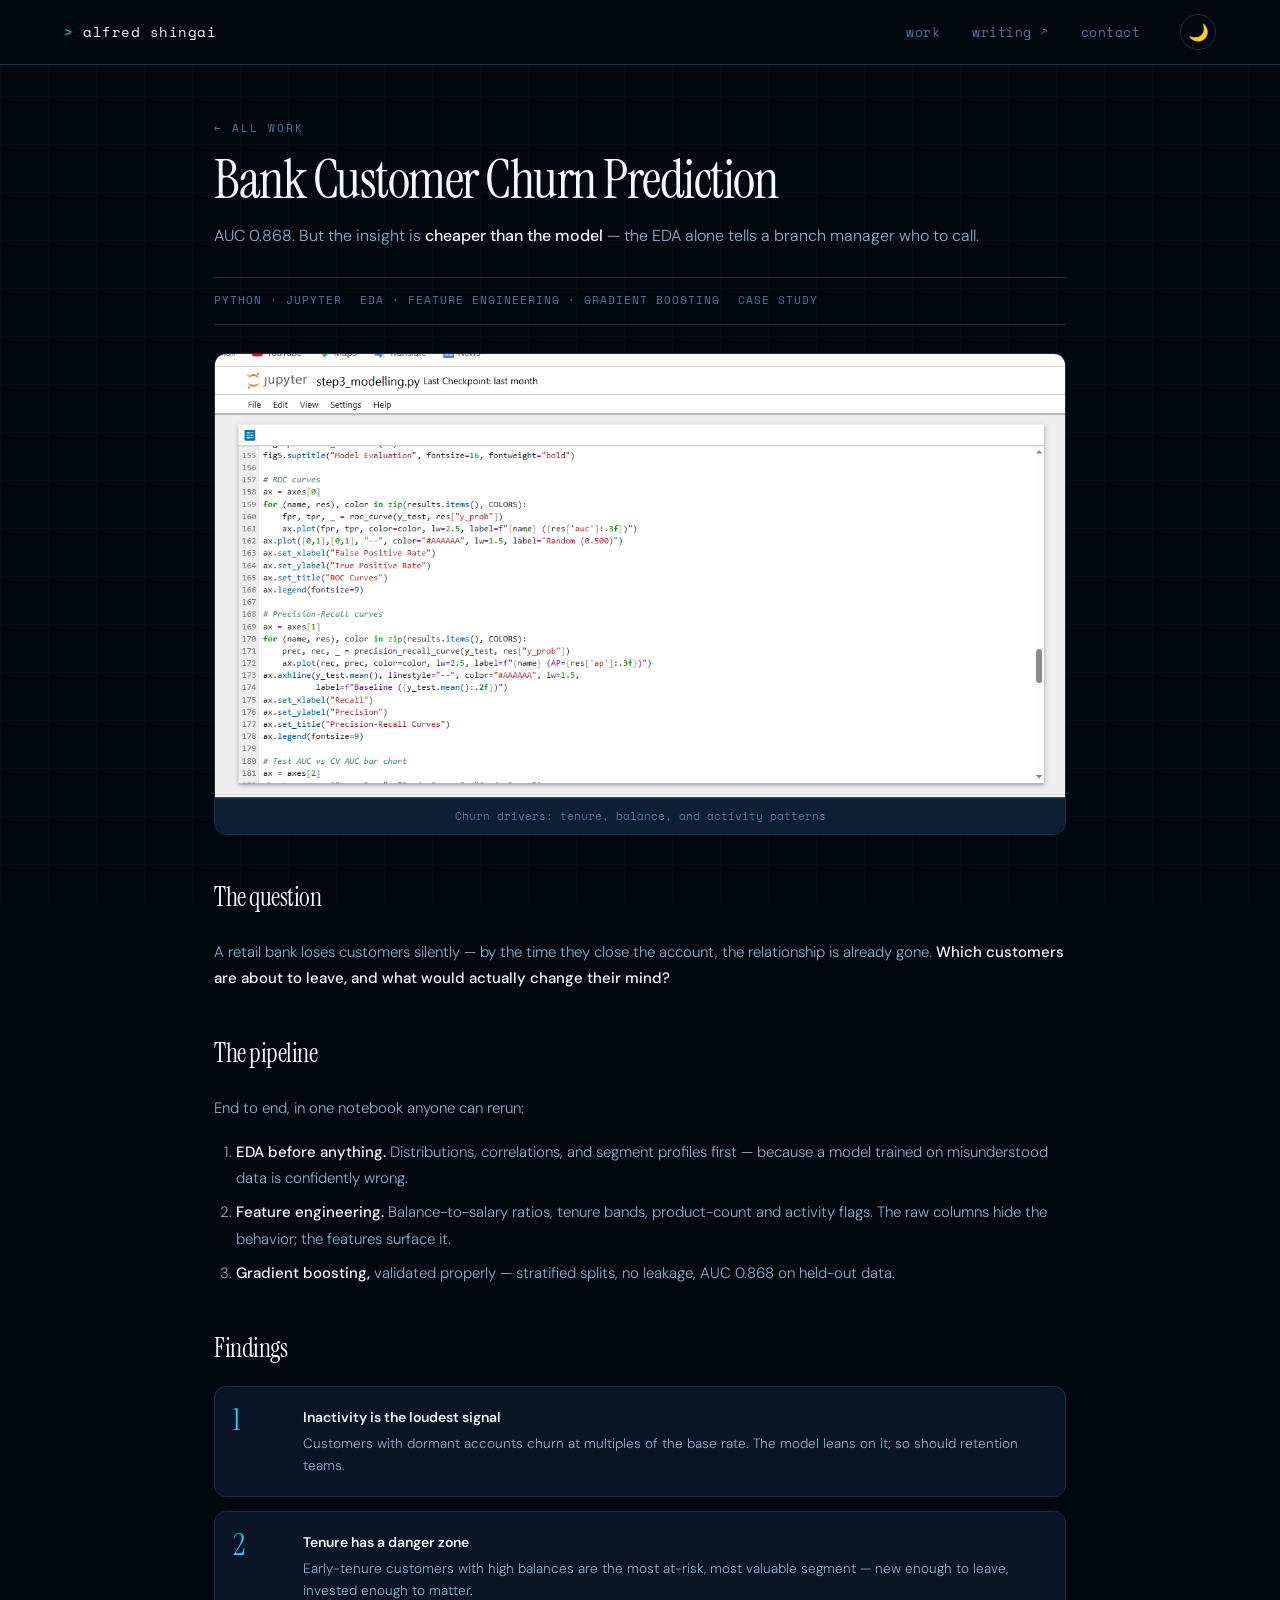
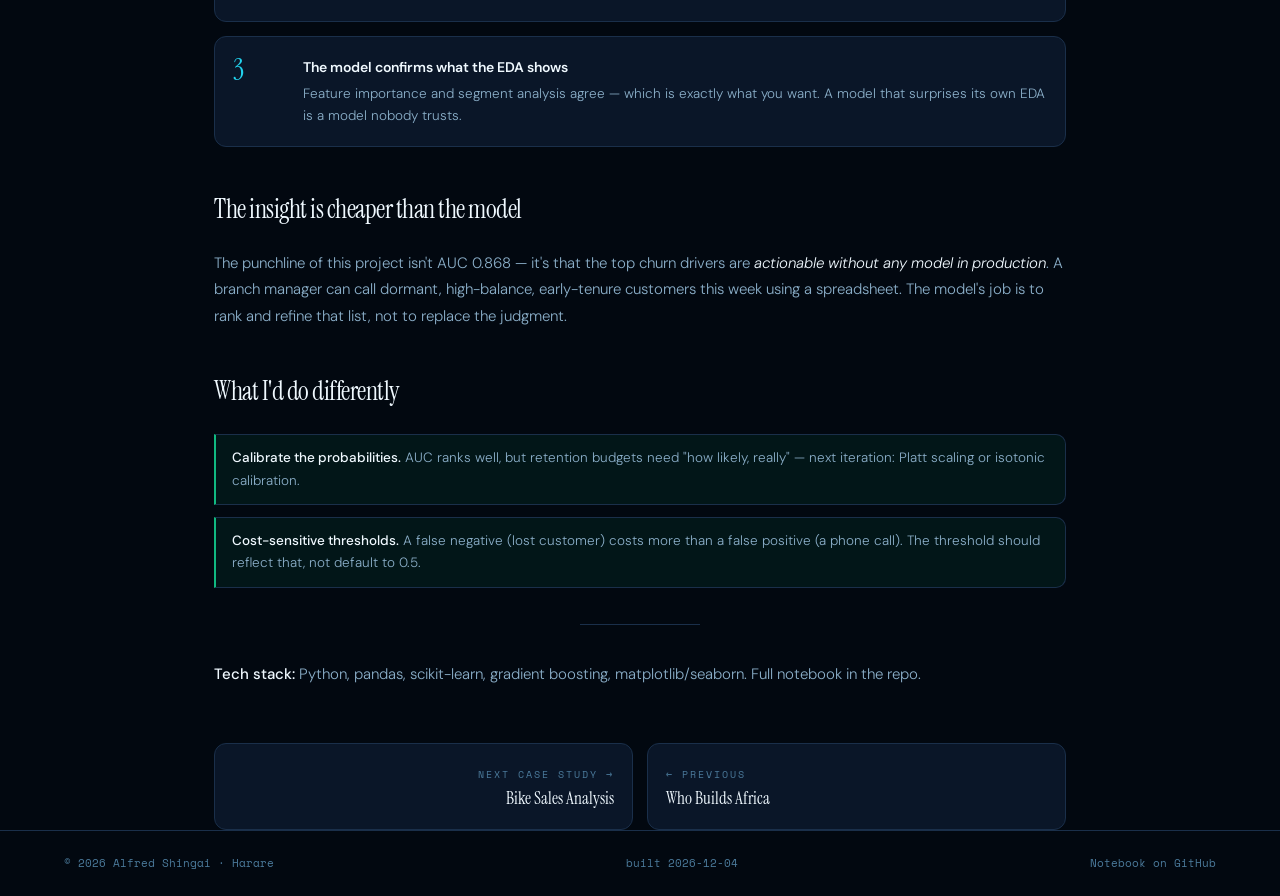
<file: work/bank-churn.html>
<!DOCTYPE html>
<html lang="en">
<head>
  <meta charset="UTF-8"/>
  <meta name="viewport" content="width=device-width, initial-scale=1.0"/>
  <meta name="description" content="Bank customer churn prediction: EDA → feature engineering → gradient boosting, AUC 0.868 — and the insight that matters more than the model."/>
  <meta property="og:title" content="Bank Customer Churn Prediction — case study"/>
  <meta property="og:description" content="AUC 0.868. But the insight is cheaper than the model."/>
  <meta property="og:type" content="article"/>
  <title>Bank Customer Churn — Case Study · Alfred Shingai</title>
  <link rel="canonical" href="https://alfredshingai.dev/work/bank-churn.html"/>
  <link rel="preconnect" href="https://fonts.googleapis.com"/>
  <link rel="preconnect" href="https://fonts.gstatic.com" crossorigin/>
  <link href="https://fonts.googleapis.com/css2?family=Instrument+Serif:ital@0;1&family=Syne:wght@400;600;700;800&family=DM+Sans:wght@300;400;500&family=Space+Mono:wght@400;700&display=swap" rel="stylesheet"/>
  <link rel="icon" href="../favicon.ico"/>
  <link rel="stylesheet" href="../style.css"/>
  <link rel="stylesheet" href="../assets/site.css"/>
  <script>
    (function () {
      if ((localStorage.getItem('theme') || 'dark') === 'light') {
        document.documentElement.classList.add('light-mode');
      }
    })();
  </script>
</head>
<body>

<div id="scroll-progress" aria-hidden="true"></div>
<div class="cursor-dot" aria-hidden="true"></div>
<div class="cursor-ring" aria-hidden="true"></div>

<nav>
  <div class="nav-left">
    <a href="../index.html" class="nav-name">alfred shingai</a>
  </div>
  <div class="nav-right">
    <ul class="nav-links" id="nav-links">
      <li><a href="../index.html#work">work</a></li>
      <li><a href="https://alfredshingai.substack.com" target="_blank" rel="noopener noreferrer">writing ↗</a></li>
      <li><a href="../index.html#contact">contact</a></li>
      <li class="nav-theme-toggle">
        <button id="theme-toggle" aria-label="Toggle theme">🌙</button>
      </li>
    </ul>
    <button id="nav-burger" aria-label="Open menu" aria-expanded="false" aria-controls="nav-links">
      <span></span><span></span><span></span>
    </button>
  </div>
</nav>

<main class="page wide">
  <div class="page-kicker reveal"><a href="../index.html#work">← All work</a></div>
  <h1 class="page-title reveal">Bank Customer Churn Prediction</h1>
  <p class="page-sub reveal">AUC 0.868. But the insight is <strong>cheaper than the model</strong> — the EDA alone tells a branch manager who to call.</p>
  <div class="page-meta reveal">
    <span>Python · Jupyter</span><span>EDA · Feature engineering · Gradient boosting</span><span>Case study</span>
  </div>

  <div class="prose">
    <div class="case-figure reveal">
      <img src="../images/Bank_Customer_Churn.png" alt="Bank customer churn analysis">
      <figcaption>Churn drivers: tenure, balance, and activity patterns</figcaption>
    </div>

    <h2>The question</h2>
    <p>A retail bank loses customers silently — by the time they close the account, the relationship is already gone. <strong>Which customers are about to leave, and what would actually change their mind?</strong></p>

    <h2>The pipeline</h2>
    <p>End to end, in one notebook anyone can rerun:</p>
    <ol>
      <li><strong>EDA before anything.</strong> Distributions, correlations, and segment profiles first — because a model trained on misunderstood data is confidently wrong.</li>
      <li><strong>Feature engineering.</strong> Balance-to-salary ratios, tenure bands, product-count and activity flags. The raw columns hide the behavior; the features surface it.</li>
      <li><strong>Gradient boosting,</strong> validated properly — stratified splits, no leakage, AUC 0.868 on held-out data.</li>
    </ol>

    <h2>Findings</h2>
    <div class="finding"><div class="finding-num">1</div><div><h4>Inactivity is the loudest signal</h4><p>Customers with dormant accounts churn at multiples of the base rate. The model leans on it; so should retention teams.</p></div></div>
    <div class="finding"><div class="finding-num">2</div><div><h4>Tenure has a danger zone</h4><p>Early-tenure customers with high balances are the most at-risk, most valuable segment — new enough to leave, invested enough to matter.</p></div></div>
    <div class="finding"><div class="finding-num">3</div><div><h4>The model confirms what the EDA shows</h4><p>Feature importance and segment analysis agree — which is exactly what you want. A model that surprises its own EDA is a model nobody trusts.</p></div></div>

    <h2>The insight is cheaper than the model</h2>
    <p>The punchline of this project isn't AUC 0.868 — it's that the top churn drivers are <em>actionable without any model in production</em>. A branch manager can call dormant, high-balance, early-tenure customers this week using a spreadsheet. The model's job is to rank and refine that list, not to replace the judgment.</p>

    <h2>What I'd do differently</h2>
    <div class="lesson-grid">
      <div class="lesson"><p><strong>Calibrate the probabilities.</strong> AUC ranks well, but retention budgets need "how likely, really" — next iteration: Platt scaling or isotonic calibration.</p></div>
      <div class="lesson"><p><strong>Cost-sensitive thresholds.</strong> A false negative (lost customer) costs more than a false positive (a phone call). The threshold should reflect that, not default to 0.5.</p></div>
    </div>

    <hr/>
    <p><strong>Tech stack:</strong> Python, pandas, scikit-learn, gradient boosting, matplotlib/seaborn. Full notebook in the repo.</p>
  </div>

  <div class="page-nav reveal">
    <a class="next" href="bike-sales.html"><span class="dir">Next case study →</span><br/><span class="t">Bike Sales Analysis</span></a>
    <a href="who-builds-africa.html"><span class="dir">← Previous</span><br/><span class="t">Who Builds Africa</span></a>
  </div>
</main>

<footer>
  <div class="footer-inner">
    <span>© 2026 Alfred Shingai · Harare</span>
    <span>built <span id="built">—</span></span>
    <span><a href="https://github.com/alfredshingai/bank-churn-prediction" target="_blank" rel="noopener">Notebook on GitHub</a></span>
  </div>
</footer>

<script src="../assets/main.js"></script>
<script src="../assets/backdrop.js" defer></script>
</body>
</html>
</file>
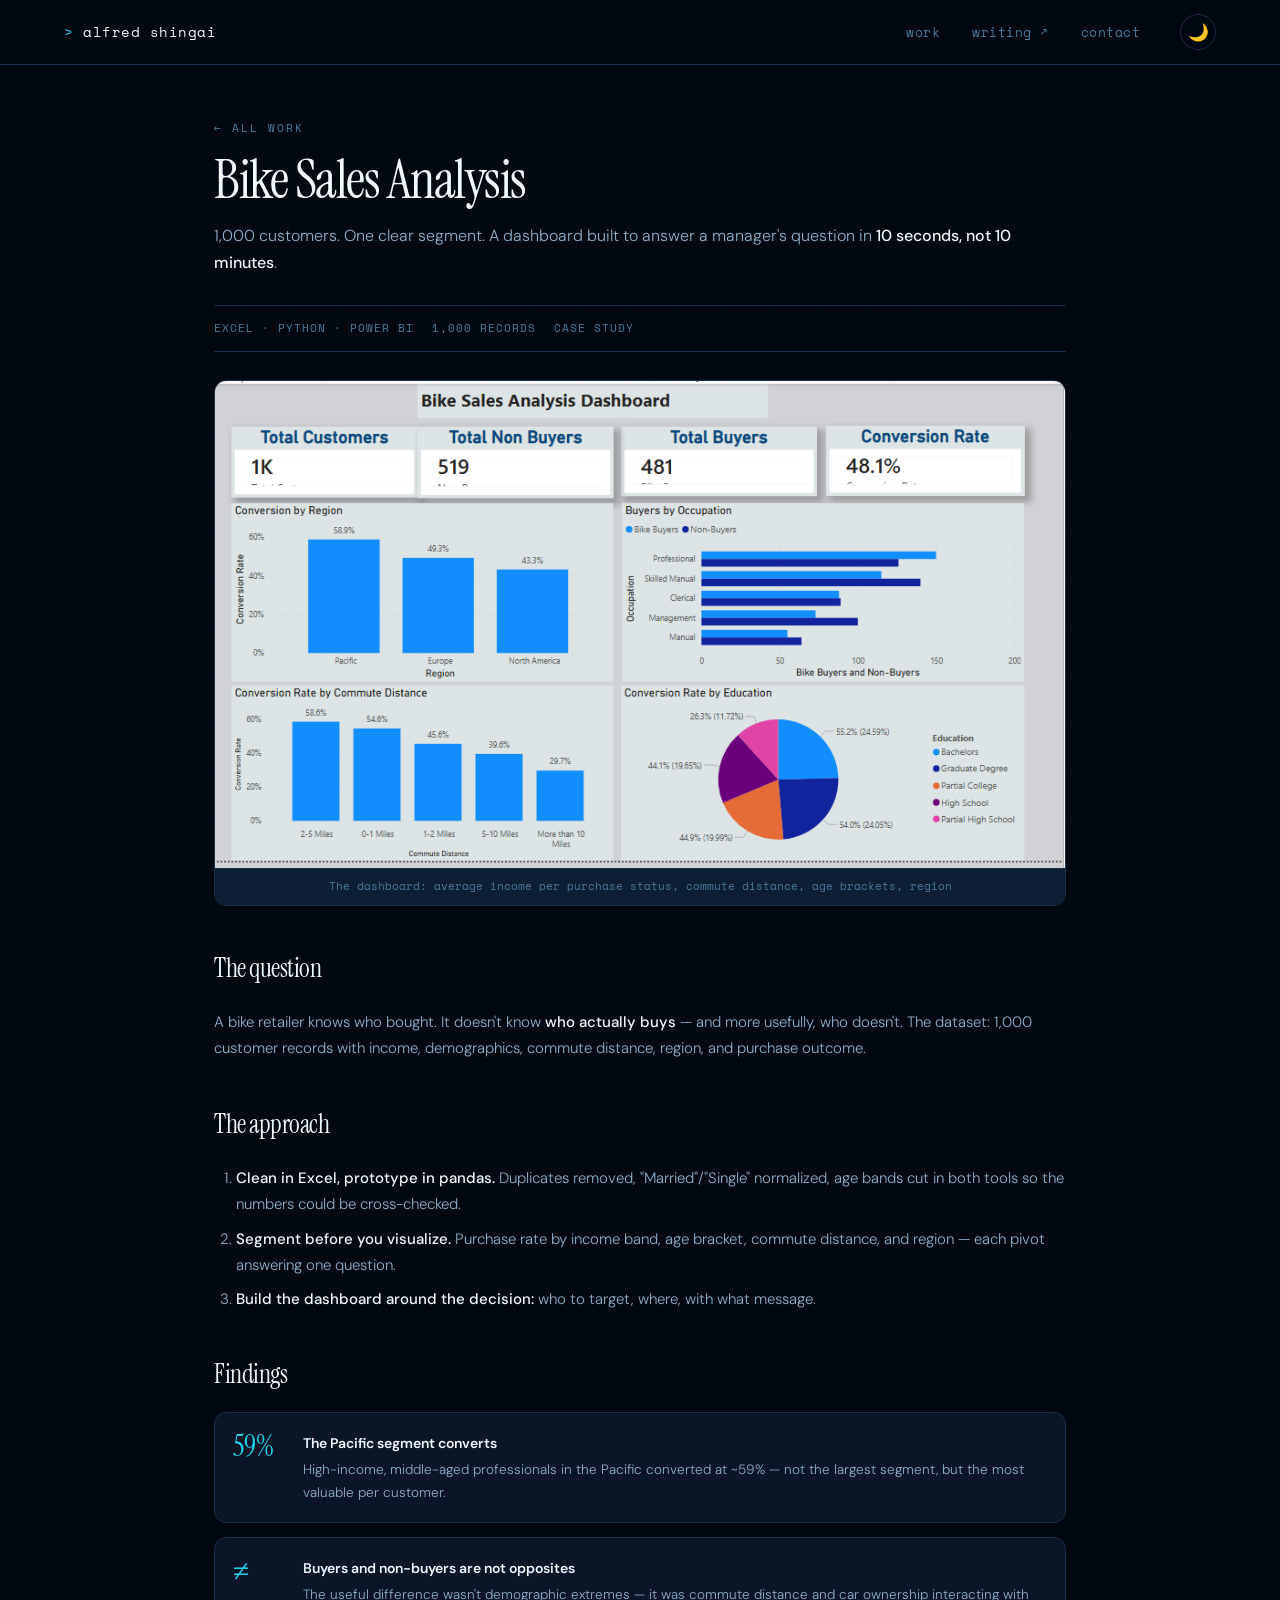
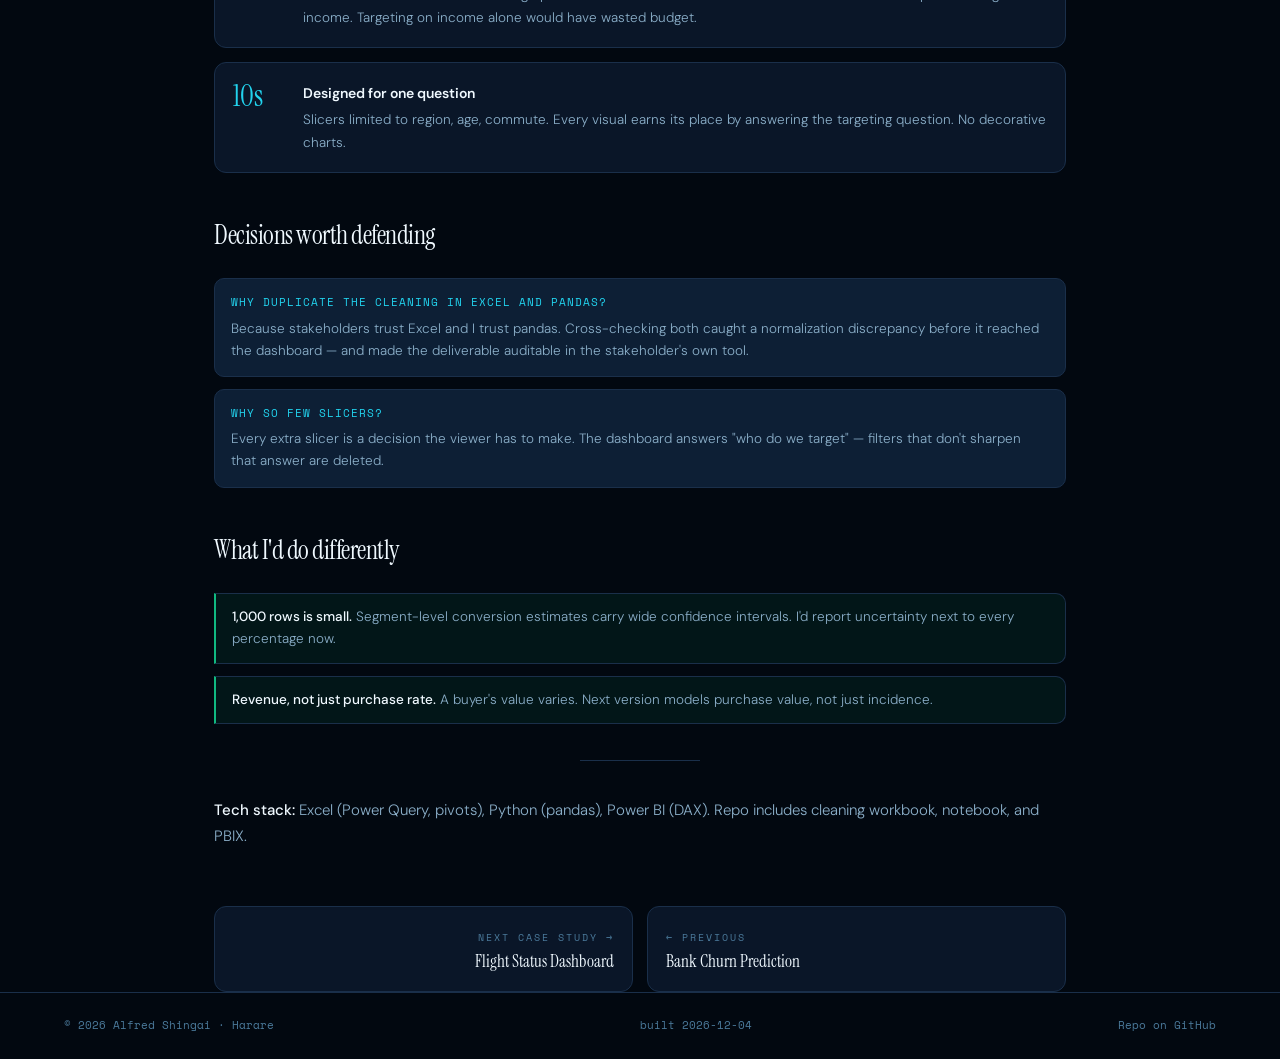
<file: work/bike-sales.html>
<!DOCTYPE html>
<html lang="en">
<head>
  <meta charset="UTF-8"/>
  <meta name="viewport" content="width=device-width, initial-scale=1.0"/>
  <meta name="description" content="Bike sales analysis: 1,000 customer records, one clear segment — high-income, middle-aged professionals in the Pacific at ~59% conversion."/>
  <meta property="og:title" content="Bike Sales Analysis — case study"/>
  <meta property="og:description" content="1,000 customers. One clear segment. A dashboard that answers in 10 seconds."/>
  <meta property="og:type" content="article"/>
  <title>Bike Sales Analysis — Case Study · Alfred Shingai</title>
  <link rel="canonical" href="https://alfredshingai.dev/work/bike-sales.html"/>
  <link rel="preconnect" href="https://fonts.googleapis.com"/>
  <link rel="preconnect" href="https://fonts.gstatic.com" crossorigin/>
  <link href="https://fonts.googleapis.com/css2?family=Instrument+Serif:ital@0;1&family=Syne:wght@400;600;700;800&family=DM+Sans:wght@300;400;500&family=Space+Mono:wght@400;700&display=swap" rel="stylesheet"/>
  <link rel="icon" href="../favicon.ico"/>
  <link rel="stylesheet" href="../style.css"/>
  <link rel="stylesheet" href="../assets/site.css"/>
  <script>
    (function () {
      if ((localStorage.getItem('theme') || 'dark') === 'light') {
        document.documentElement.classList.add('light-mode');
      }
    })();
  </script>
</head>
<body>

<div id="scroll-progress" aria-hidden="true"></div>
<div class="cursor-dot" aria-hidden="true"></div>
<div class="cursor-ring" aria-hidden="true"></div>

<nav>
  <div class="nav-left">
    <a href="../index.html" class="nav-name">alfred shingai</a>
  </div>
  <div class="nav-right">
    <ul class="nav-links" id="nav-links">
      <li><a href="../index.html#work">work</a></li>
      <li><a href="https://alfredshingai.substack.com" target="_blank" rel="noopener noreferrer">writing ↗</a></li>
      <li><a href="../index.html#contact">contact</a></li>
      <li class="nav-theme-toggle">
        <button id="theme-toggle" aria-label="Toggle theme">🌙</button>
      </li>
    </ul>
    <button id="nav-burger" aria-label="Open menu" aria-expanded="false" aria-controls="nav-links">
      <span></span><span></span><span></span>
    </button>
  </div>
</nav>

<main class="page wide">
  <div class="page-kicker reveal"><a href="../index.html#work">← All work</a></div>
  <h1 class="page-title reveal">Bike Sales Analysis</h1>
  <p class="page-sub reveal">1,000 customers. One clear segment. A dashboard built to answer a manager's question in <strong>10 seconds, not 10 minutes</strong>.</p>
  <div class="page-meta reveal">
    <span>Excel · Python · Power BI</span><span>1,000 records</span><span>Case study</span>
  </div>

  <div class="prose">
    <div class="case-figure reveal">
      <img src="../images/Bike_Sales_Dashboard.png" alt="Bike sales dashboard">
      <figcaption>The dashboard: average income per purchase status, commute distance, age brackets, region</figcaption>
    </div>

    <h2>The question</h2>
    <p>A bike retailer knows who bought. It doesn't know <strong>who actually buys</strong> — and more usefully, who doesn't. The dataset: 1,000 customer records with income, demographics, commute distance, region, and purchase outcome.</p>

    <h2>The approach</h2>
    <ol>
      <li><strong>Clean in Excel, prototype in pandas.</strong> Duplicates removed, "Married"/"Single" normalized, age bands cut in both tools so the numbers could be cross-checked.</li>
      <li><strong>Segment before you visualize.</strong> Purchase rate by income band, age bracket, commute distance, and region — each pivot answering one question.</li>
      <li><strong>Build the dashboard around the decision:</strong> who to target, where, with what message.</li>
    </ol>

    <h2>Findings</h2>
    <div class="finding"><div class="finding-num">59%</div><div><h4>The Pacific segment converts</h4><p>High-income, middle-aged professionals in the Pacific converted at ~59% — not the largest segment, but the most valuable per customer.</p></div></div>
    <div class="finding"><div class="finding-num">≠</div><div><h4>Buyers and non-buyers are not opposites</h4><p>The useful difference wasn't demographic extremes — it was commute distance and car ownership interacting with income. Targeting on income alone would have wasted budget.</p></div></div>
    <div class="finding"><div class="finding-num">10s</div><div><h4>Designed for one question</h4><p>Slicers limited to region, age, commute. Every visual earns its place by answering the targeting question. No decorative charts.</p></div></div>

    <h2>Decisions worth defending</h2>
    <div class="decision-list">
      <div class="decision"><p class="q">Why duplicate the cleaning in Excel and pandas?</p><p>Because stakeholders trust Excel and I trust pandas. Cross-checking both caught a normalization discrepancy before it reached the dashboard — and made the deliverable auditable in the stakeholder's own tool.</p></div>
      <div class="decision"><p class="q">Why so few slicers?</p><p>Every extra slicer is a decision the viewer has to make. The dashboard answers "who do we target" — filters that don't sharpen that answer are deleted.</p></div>
    </div>

    <h2>What I'd do differently</h2>
    <div class="lesson-grid">
      <div class="lesson"><p><strong>1,000 rows is small.</strong> Segment-level conversion estimates carry wide confidence intervals. I'd report uncertainty next to every percentage now.</p></div>
      <div class="lesson"><p><strong>Revenue, not just purchase rate.</strong> A buyer's value varies. Next version models purchase value, not just incidence.</p></div>
    </div>

    <hr/>
    <p><strong>Tech stack:</strong> Excel (Power Query, pivots), Python (pandas), Power BI (DAX). Repo includes cleaning workbook, notebook, and PBIX.</p>
  </div>

  <div class="page-nav reveal">
    <a class="next" href="flight-status.html"><span class="dir">Next case study →</span><br/><span class="t">Flight Status Dashboard</span></a>
    <a href="bank-churn.html"><span class="dir">← Previous</span><br/><span class="t">Bank Churn Prediction</span></a>
  </div>
</main>

<footer>
  <div class="footer-inner">
    <span>© 2026 Alfred Shingai · Harare</span>
    <span>built <span id="built">—</span></span>
    <span><a href="https://github.com/alfredshingai/Bike_Sales_Analysis_Portfolio" target="_blank" rel="noopener">Repo on GitHub</a></span>
  </div>
</footer>

<script src="../assets/main.js"></script>
<script src="../assets/backdrop.js" defer></script>
</body>
</html>
</file>
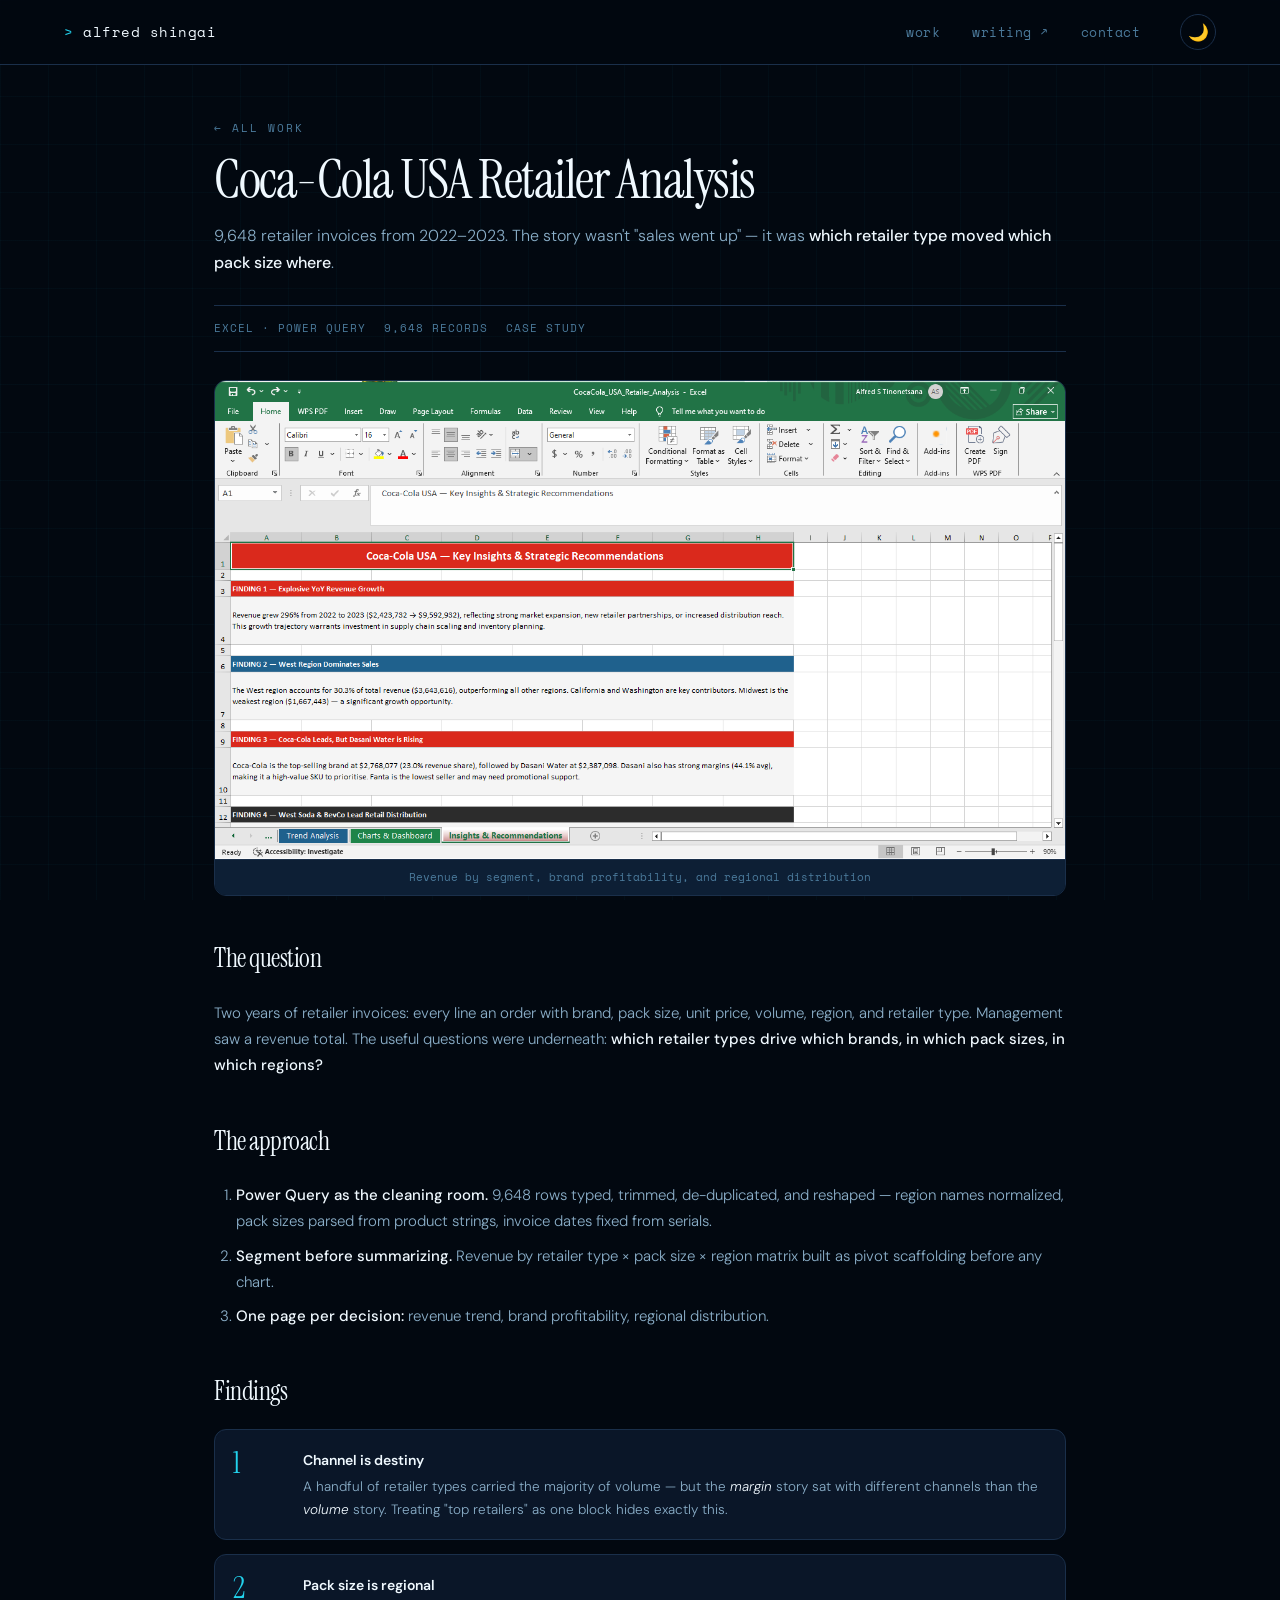
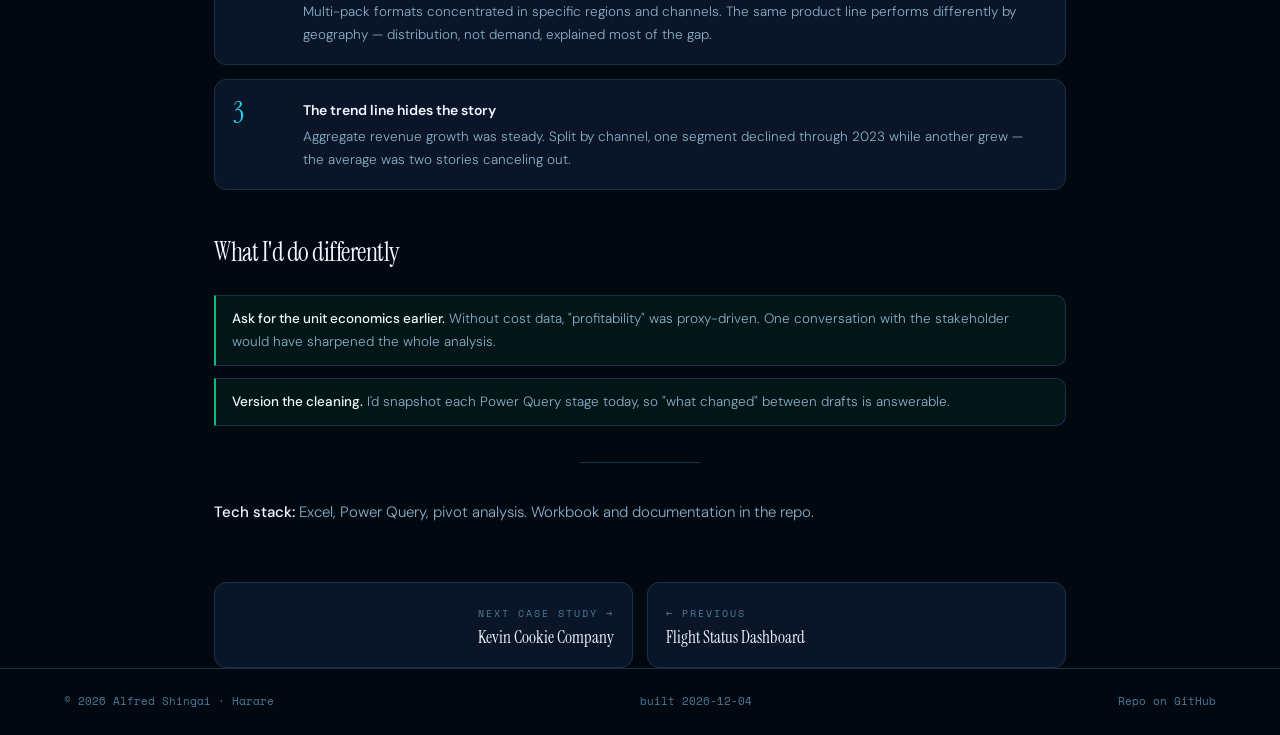
<file: work/cocacola-retail.html>
<!DOCTYPE html>
<html lang="en">
<head>
  <meta charset="UTF-8"/>
  <meta name="viewport" content="width=device-width, initial-scale=1.0"/>
  <meta name="description" content="Coca-Cola USA retailer analysis: 9,648 invoices, 2022–2023 — revenue trends, brand profitability, and which retailer type moved which pack size where."/>
  <meta property="og:title" content="Coca-Cola USA Retailer Analysis — case study"/>
  <meta property="og:description" content="9,648 invoices. The story wasn't 'sales went up' — it was which retailer type moved which pack size where."/>
  <meta property="og:type" content="article"/>
  <title>Coca-Cola USA Retailer Analysis — Case Study · Alfred Shingai</title>
  <link rel="canonical" href="https://alfredshingai.dev/work/cocacola-retail.html"/>
  <link rel="preconnect" href="https://fonts.googleapis.com"/>
  <link rel="preconnect" href="https://fonts.gstatic.com" crossorigin/>
  <link href="https://fonts.googleapis.com/css2?family=Instrument+Serif:ital@0;1&family=Syne:wght@400;600;700;800&family=DM+Sans:wght@300;400;500&family=Space+Mono:wght@400;700&display=swap" rel="stylesheet"/>
  <link rel="icon" href="../favicon.ico"/>
  <link rel="stylesheet" href="../style.css"/>
  <link rel="stylesheet" href="../assets/site.css"/>
  <script>
    (function () {
      if ((localStorage.getItem('theme') || 'dark') === 'light') {
        document.documentElement.classList.add('light-mode');
      }
    })();
  </script>
</head>
<body>

<div id="scroll-progress" aria-hidden="true"></div>
<div class="cursor-dot" aria-hidden="true"></div>
<div class="cursor-ring" aria-hidden="true"></div>

<nav>
  <div class="nav-left">
    <a href="../index.html" class="nav-name">alfred shingai</a>
  </div>
  <div class="nav-right">
    <ul class="nav-links" id="nav-links">
      <li><a href="../index.html#work">work</a></li>
      <li><a href="https://alfredshingai.substack.com" target="_blank" rel="noopener noreferrer">writing ↗</a></li>
      <li><a href="../index.html#contact">contact</a></li>
      <li class="nav-theme-toggle">
        <button id="theme-toggle" aria-label="Toggle theme">🌙</button>
      </li>
    </ul>
    <button id="nav-burger" aria-label="Open menu" aria-expanded="false" aria-controls="nav-links">
      <span></span><span></span><span></span>
    </button>
  </div>
</nav>

<main class="page wide">
  <div class="page-kicker reveal"><a href="../index.html#work">← All work</a></div>
  <h1 class="page-title reveal">Coca-Cola USA Retailer Analysis</h1>
  <p class="page-sub reveal">9,648 retailer invoices from 2022–2023. The story wasn't "sales went up" — it was <strong>which retailer type moved which pack size where</strong>.</p>
  <div class="page-meta reveal">
    <span>Excel · Power Query</span><span>9,648 records</span><span>Case study</span>
  </div>

  <div class="prose">
    <div class="case-figure reveal">
      <img src="../images/CocaCola USA Retailer Analysis.png" alt="Coca-Cola retailer analysis">
      <figcaption>Revenue by segment, brand profitability, and regional distribution</figcaption>
    </div>

    <h2>The question</h2>
    <p>Two years of retailer invoices: every line an order with brand, pack size, unit price, volume, region, and retailer type. Management saw a revenue total. The useful questions were underneath: <strong>which retailer types drive which brands, in which pack sizes, in which regions?</strong></p>

    <h2>The approach</h2>
    <ol>
      <li><strong>Power Query as the cleaning room.</strong> 9,648 rows typed, trimmed, de-duplicated, and reshaped — region names normalized, pack sizes parsed from product strings, invoice dates fixed from serials.</li>
      <li><strong>Segment before summarizing.</strong> Revenue by retailer type × pack size × region matrix built as pivot scaffolding before any chart.</li>
      <li><strong>One page per decision:</strong> revenue trend, brand profitability, regional distribution.</li>
    </ol>

    <h2>Findings</h2>
    <div class="finding"><div class="finding-num">1</div><div><h4>Channel is destiny</h4><p>A handful of retailer types carried the majority of volume — but the <em>margin</em> story sat with different channels than the <em>volume</em> story. Treating "top retailers" as one block hides exactly this.</p></div></div>
    <div class="finding"><div class="finding-num">2</div><div><h4>Pack size is regional</h4><p>Multi-pack formats concentrated in specific regions and channels. The same product line performs differently by geography — distribution, not demand, explained most of the gap.</p></div></div>
    <div class="finding"><div class="finding-num">3</div><div><h4>The trend line hides the story</h4><p>Aggregate revenue growth was steady. Split by channel, one segment declined through 2023 while another grew — the average was two stories canceling out.</p></div></div>

    <h2>What I'd do differently</h2>
    <div class="lesson-grid">
      <div class="lesson"><p><strong>Ask for the unit economics earlier.</strong> Without cost data, "profitability" was proxy-driven. One conversation with the stakeholder would have sharpened the whole analysis.</p></div>
      <div class="lesson"><p><strong>Version the cleaning.</strong> I'd snapshot each Power Query stage today, so "what changed" between drafts is answerable.</p></div>
    </div>

    <hr/>
    <p><strong>Tech stack:</strong> Excel, Power Query, pivot analysis. Workbook and documentation in the repo.</p>
  </div>

  <div class="page-nav reveal">
    <a class="next" href="kevin-cookie.html"><span class="dir">Next case study →</span><br/><span class="t">Kevin Cookie Company</span></a>
    <a href="flight-status.html"><span class="dir">← Previous</span><br/><span class="t">Flight Status Dashboard</span></a>
  </div>
</main>

<footer>
  <div class="footer-inner">
    <span>© 2026 Alfred Shingai · Harare</span>
    <span>built <span id="built">—</span></span>
    <span><a href="https://github.com/alfredshingai/CocaCola_USA_Retailer_Analysis" target="_blank" rel="noopener">Repo on GitHub</a></span>
  </div>
</footer>

<script src="../assets/main.js"></script>
<script src="../assets/backdrop.js" defer></script>
</body>
</html>
</file>
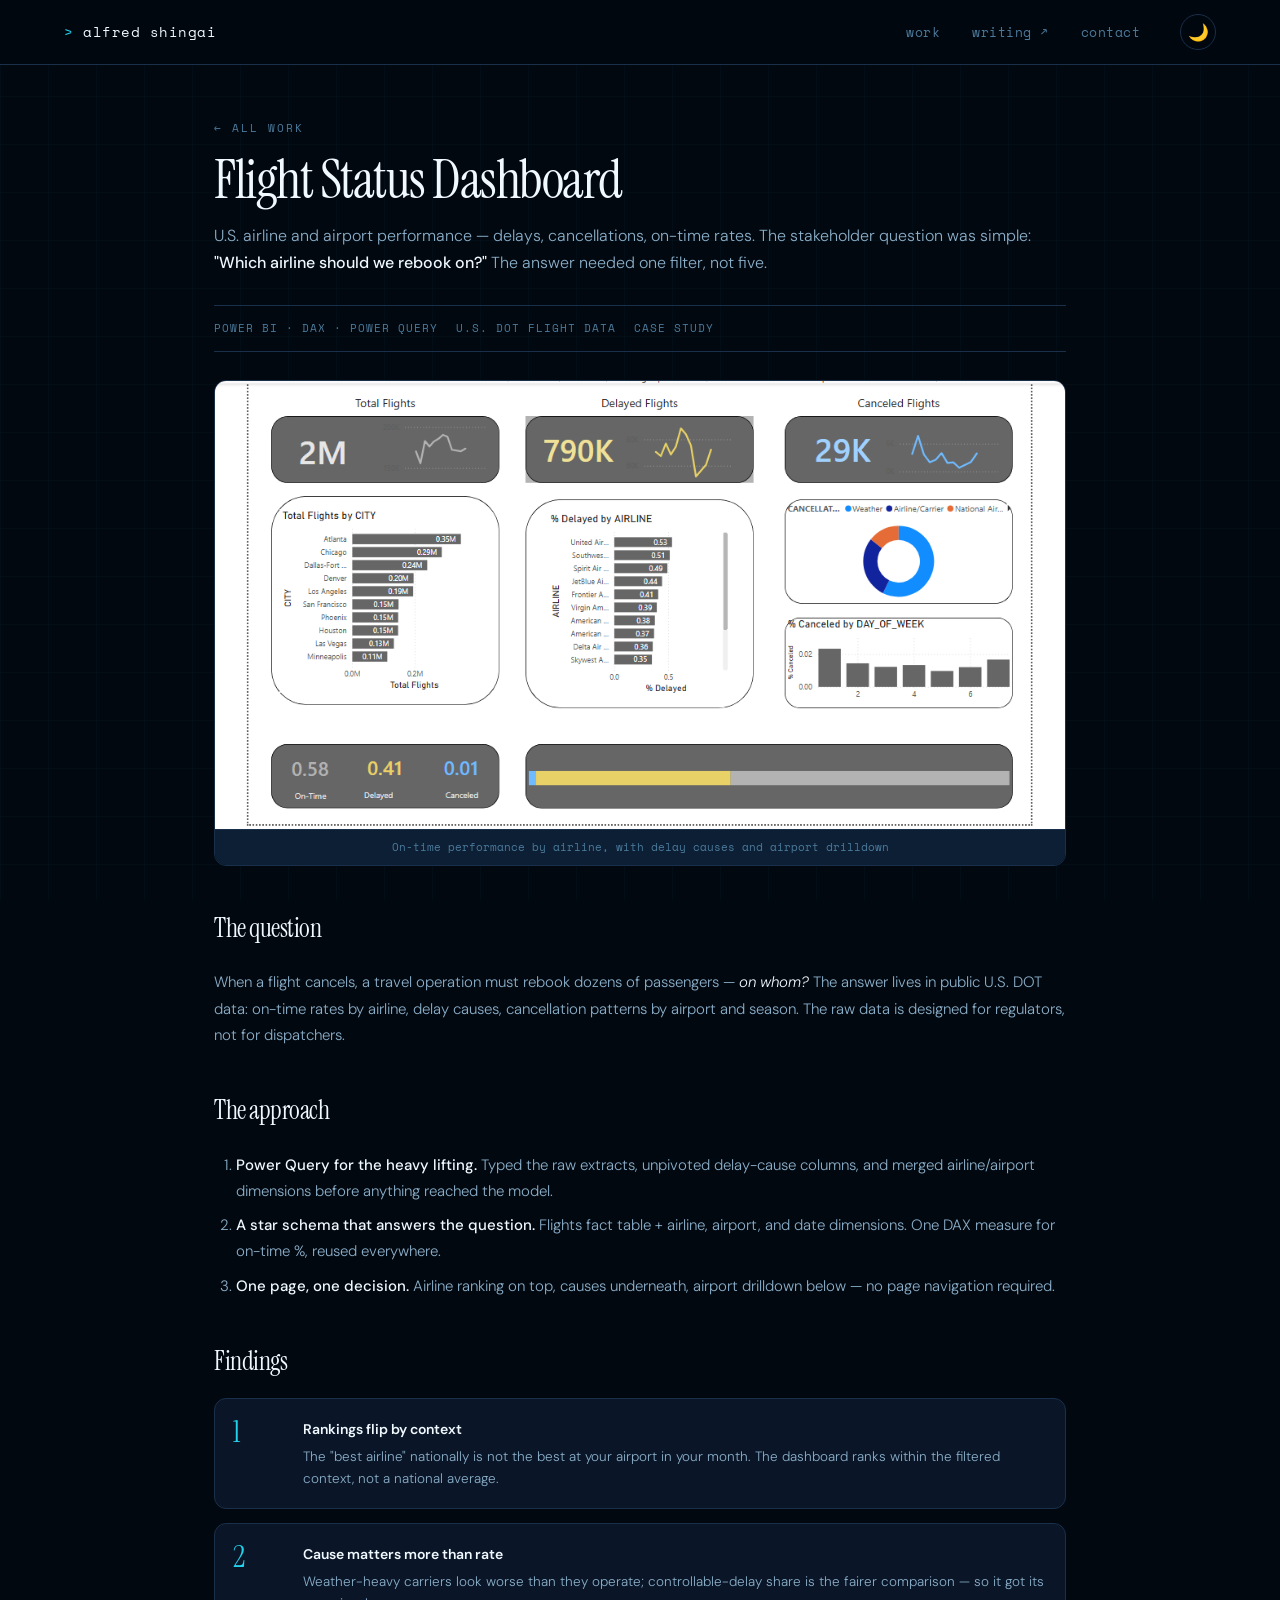
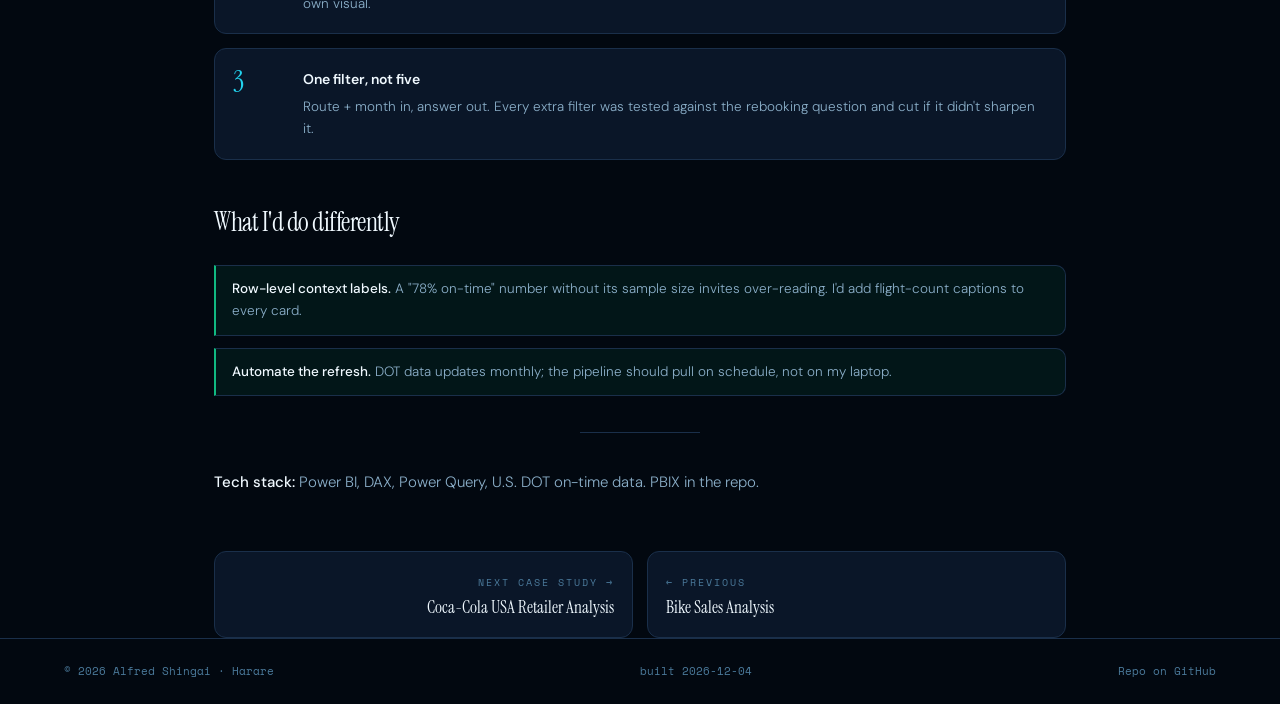
<file: work/flight-status.html>
<!DOCTYPE html>
<html lang="en">
<head>
  <meta charset="UTF-8"/>
  <meta name="viewport" content="width=device-width, initial-scale=1.0"/>
  <meta name="description" content="Flight Status Dashboard: U.S. airline performance in Power BI — delays, cancellations, on-time rates. One filter to answer the rebooking question."/>
  <meta property="og:title" content="Flight Status Dashboard — case study"/>
  <meta property="og:description" content="Which airline should we rebook on? One filter, not five."/>
  <meta property="og:type" content="article"/>
  <title>Flight Status Dashboard — Case Study · Alfred Shingai</title>
  <link rel="canonical" href="https://alfredshingai.dev/work/flight-status.html"/>
  <link rel="preconnect" href="https://fonts.googleapis.com"/>
  <link rel="preconnect" href="https://fonts.gstatic.com" crossorigin/>
  <link href="https://fonts.googleapis.com/css2?family=Instrument+Serif:ital@0;1&family=Syne:wght@400;600;700;800&family=DM+Sans:wght@300;400;500&family=Space+Mono:wght@400;700&display=swap" rel="stylesheet"/>
  <link rel="icon" href="../favicon.ico"/>
  <link rel="stylesheet" href="../style.css"/>
  <link rel="stylesheet" href="../assets/site.css"/>
  <script>
    (function () {
      if ((localStorage.getItem('theme') || 'dark') === 'light') {
        document.documentElement.classList.add('light-mode');
      }
    })();
  </script>
</head>
<body>

<div id="scroll-progress" aria-hidden="true"></div>
<div class="cursor-dot" aria-hidden="true"></div>
<div class="cursor-ring" aria-hidden="true"></div>

<nav>
  <div class="nav-left">
    <a href="../index.html" class="nav-name">alfred shingai</a>
  </div>
  <div class="nav-right">
    <ul class="nav-links" id="nav-links">
      <li><a href="../index.html#work">work</a></li>
      <li><a href="https://alfredshingai.substack.com" target="_blank" rel="noopener noreferrer">writing ↗</a></li>
      <li><a href="../index.html#contact">contact</a></li>
      <li class="nav-theme-toggle">
        <button id="theme-toggle" aria-label="Toggle theme">🌙</button>
      </li>
    </ul>
    <button id="nav-burger" aria-label="Open menu" aria-expanded="false" aria-controls="nav-links">
      <span></span><span></span><span></span>
    </button>
  </div>
</nav>

<main class="page wide">
  <div class="page-kicker reveal"><a href="../index.html#work">← All work</a></div>
  <h1 class="page-title reveal">Flight Status Dashboard</h1>
  <p class="page-sub reveal">U.S. airline and airport performance — delays, cancellations, on-time rates. The stakeholder question was simple: <strong>"Which airline should we rebook on?"</strong> The answer needed one filter, not five.</p>
  <div class="page-meta reveal">
    <span>Power BI · DAX · Power Query</span><span>U.S. DOT flight data</span><span>Case study</span>
  </div>

  <div class="prose">
    <div class="case-figure reveal">
      <img src="../images/Flight_Status_Dashboard.png" alt="Flight status dashboard">
      <figcaption>On-time performance by airline, with delay causes and airport drilldown</figcaption>
    </div>

    <h2>The question</h2>
    <p>When a flight cancels, a travel operation must rebook dozens of passengers — <em>on whom?</em> The answer lives in public U.S. DOT data: on-time rates by airline, delay causes, cancellation patterns by airport and season. The raw data is designed for regulators, not for dispatchers.</p>

    <h2>The approach</h2>
    <ol>
      <li><strong>Power Query for the heavy lifting.</strong> Typed the raw extracts, unpivoted delay-cause columns, and merged airline/airport dimensions before anything reached the model.</li>
      <li><strong>A star schema that answers the question.</strong> Flights fact table + airline, airport, and date dimensions. One DAX measure for on-time %, reused everywhere.</li>
      <li><strong>One page, one decision.</strong> Airline ranking on top, causes underneath, airport drilldown below — no page navigation required.</li>
    </ol>

    <h2>Findings</h2>
    <div class="finding"><div class="finding-num">1</div><div><h4>Rankings flip by context</h4><p>The "best airline" nationally is not the best at your airport in your month. The dashboard ranks within the filtered context, not a national average.</p></div></div>
    <div class="finding"><div class="finding-num">2</div><div><h4>Cause matters more than rate</h4><p>Weather-heavy carriers look worse than they operate; controllable-delay share is the fairer comparison — so it got its own visual.</p></div></div>
    <div class="finding"><div class="finding-num">3</div><div><h4>One filter, not five</h4><p>Route + month in, answer out. Every extra filter was tested against the rebooking question and cut if it didn't sharpen it.</p></div></div>

    <h2>What I'd do differently</h2>
    <div class="lesson-grid">
      <div class="lesson"><p><strong>Row-level context labels.</strong> A "78% on-time" number without its sample size invites over-reading. I'd add flight-count captions to every card.</p></div>
      <div class="lesson"><p><strong>Automate the refresh.</strong> DOT data updates monthly; the pipeline should pull on schedule, not on my laptop.</p></div>
    </div>

    <hr/>
    <p><strong>Tech stack:</strong> Power BI, DAX, Power Query, U.S. DOT on-time data. PBIX in the repo.</p>
  </div>

  <div class="page-nav reveal">
    <a class="next" href="cocacola-retail.html"><span class="dir">Next case study →</span><br/><span class="t">Coca-Cola USA Retailer Analysis</span></a>
    <a href="bike-sales.html"><span class="dir">← Previous</span><br/><span class="t">Bike Sales Analysis</span></a>
  </div>
</main>

<footer>
  <div class="footer-inner">
    <span>© 2026 Alfred Shingai · Harare</span>
    <span>built <span id="built">—</span></span>
    <span><a href="https://github.com/alfredshingai/Flight_Status_Dashboard" target="_blank" rel="noopener">Repo on GitHub</a></span>
  </div>
</footer>

<script src="../assets/main.js"></script>
<script src="../assets/backdrop.js" defer></script>
</body>
</html>
</file>
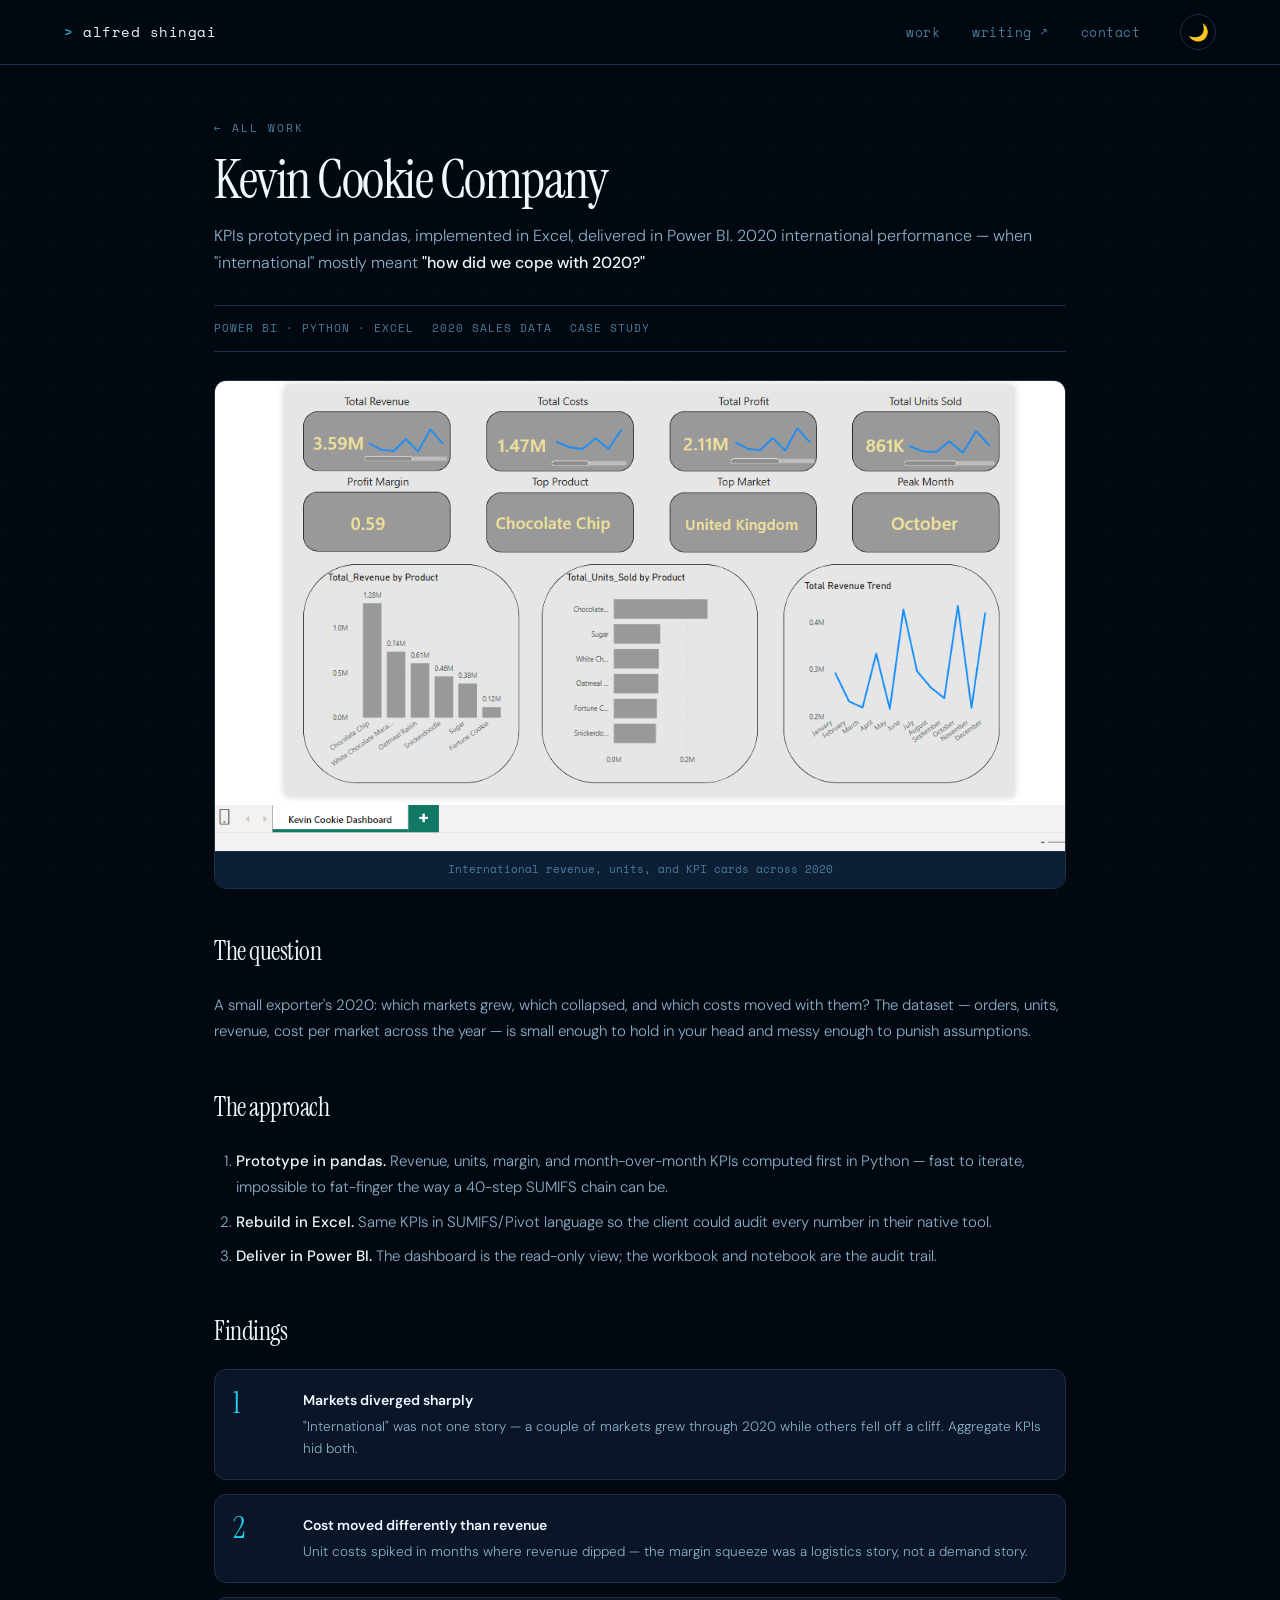
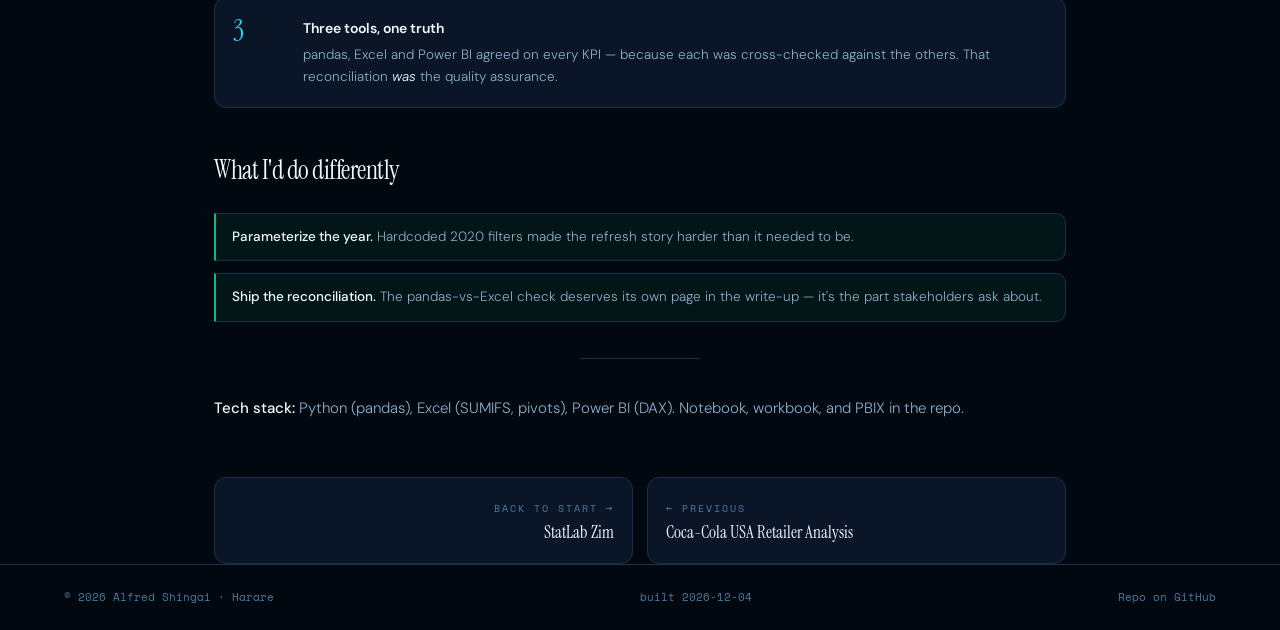
<file: work/kevin-cookie.html>
<!DOCTYPE html>
<html lang="en">
<head>
  <meta charset="UTF-8"/>
  <meta name="viewport" content="width=device-width, initial-scale=1.0"/>
  <meta name="description" content="Kevin Cookie Company sales analysis: KPIs prototyped in pandas, implemented in Excel, delivered in Power BI — 2020 international performance."/>
  <meta property="og:title" content="Kevin Cookie Company — case study"/>
  <meta property="og:description" content="Prototyped KPIs in pandas, implemented in Excel, delivered in Power BI."/>
  <meta property="og:type" content="article"/>
  <title>Kevin Cookie Company — Case Study · Alfred Shingai</title>
  <link rel="canonical" href="https://alfredshingai.dev/work/kevin-cookie.html"/>
  <link rel="preconnect" href="https://fonts.googleapis.com"/>
  <link rel="preconnect" href="https://fonts.gstatic.com" crossorigin/>
  <link href="https://fonts.googleapis.com/css2?family=Instrument+Serif:ital@0;1&family=Syne:wght@400;600;700;800&family=DM+Sans:wght@300;400;500&family=Space+Mono:wght@400;700&display=swap" rel="stylesheet"/>
  <link rel="icon" href="../favicon.ico"/>
  <link rel="stylesheet" href="../style.css"/>
  <link rel="stylesheet" href="../assets/site.css"/>
  <script>
    (function () {
      if ((localStorage.getItem('theme') || 'dark') === 'light') {
        document.documentElement.classList.add('light-mode');
      }
    })();
  </script>
</head>
<body>

<div id="scroll-progress" aria-hidden="true"></div>
<div class="cursor-dot" aria-hidden="true"></div>
<div class="cursor-ring" aria-hidden="true"></div>

<nav>
  <div class="nav-left">
    <a href="../index.html" class="nav-name">alfred shingai</a>
  </div>
  <div class="nav-right">
    <ul class="nav-links" id="nav-links">
      <li><a href="../index.html#work">work</a></li>
      <li><a href="https://alfredshingai.substack.com" target="_blank" rel="noopener noreferrer">writing ↗</a></li>
      <li><a href="../index.html#contact">contact</a></li>
      <li class="nav-theme-toggle">
        <button id="theme-toggle" aria-label="Toggle theme">🌙</button>
      </li>
    </ul>
    <button id="nav-burger" aria-label="Open menu" aria-expanded="false" aria-controls="nav-links">
      <span></span><span></span><span></span>
    </button>
  </div>
</nav>

<main class="page wide">
  <div class="page-kicker reveal"><a href="../index.html#work">← All work</a></div>
  <h1 class="page-title reveal">Kevin Cookie Company</h1>
  <p class="page-sub reveal">KPIs prototyped in pandas, implemented in Excel, delivered in Power BI. 2020 international performance — when "international" mostly meant <strong>"how did we cope with 2020?"</strong></p>
  <div class="page-meta reveal">
    <span>Power BI · Python · Excel</span><span>2020 sales data</span><span>Case study</span>
  </div>

  <div class="prose">
    <div class="case-figure reveal">
      <img src="../images/Kevin_Cookie_Company_Sales_Dashboard.png" alt="Kevin Cookie Company sales dashboard">
      <figcaption>International revenue, units, and KPI cards across 2020</figcaption>
    </div>

    <h2>The question</h2>
    <p>A small exporter's 2020: which markets grew, which collapsed, and which costs moved with them? The dataset — orders, units, revenue, cost per market across the year — is small enough to hold in your head and messy enough to punish assumptions.</p>

    <h2>The approach</h2>
    <ol>
      <li><strong>Prototype in pandas.</strong> Revenue, units, margin, and month-over-month KPIs computed first in Python — fast to iterate, impossible to fat-finger the way a 40-step SUMIFS chain can be.</li>
      <li><strong>Rebuild in Excel.</strong> Same KPIs in SUMIFS/Pivot language so the client could audit every number in their native tool.</li>
      <li><strong>Deliver in Power BI.</strong> The dashboard is the read-only view; the workbook and notebook are the audit trail.</li>
    </ol>

    <h2>Findings</h2>
    <div class="finding"><div class="finding-num">1</div><div><h4>Markets diverged sharply</h4><p>"International" was not one story — a couple of markets grew through 2020 while others fell off a cliff. Aggregate KPIs hid both.</p></div></div>
    <div class="finding"><div class="finding-num">2</div><div><h4>Cost moved differently than revenue</h4><p>Unit costs spiked in months where revenue dipped — the margin squeeze was a logistics story, not a demand story.</p></div></div>
    <div class="finding"><div class="finding-num">3</div><div><h4>Three tools, one truth</h4><p>pandas, Excel and Power BI agreed on every KPI — because each was cross-checked against the others. That reconciliation <em>was</em> the quality assurance.</p></div></div>

    <h2>What I'd do differently</h2>
    <div class="lesson-grid">
      <div class="lesson"><p><strong>Parameterize the year.</strong> Hardcoded 2020 filters made the refresh story harder than it needed to be.</p></div>
      <div class="lesson"><p><strong>Ship the reconciliation.</strong> The pandas-vs-Excel check deserves its own page in the write-up — it's the part stakeholders ask about.</p></div>
    </div>

    <hr/>
    <p><strong>Tech stack:</strong> Python (pandas), Excel (SUMIFS, pivots), Power BI (DAX). Notebook, workbook, and PBIX in the repo.</p>
  </div>

  <div class="page-nav reveal">
    <a class="next" href="statlab-zim.html"><span class="dir">Back to start →</span><br/><span class="t">StatLab Zim</span></a>
    <a href="cocacola-retail.html"><span class="dir">← Previous</span><br/><span class="t">Coca-Cola USA Retailer Analysis</span></a>
  </div>
</main>

<footer>
  <div class="footer-inner">
    <span>© 2026 Alfred Shingai · Harare</span>
    <span>built <span id="built">—</span></span>
    <span><a href="https://github.com/alfredshingai/Kevin-Cookie-Company-Sales-Analysis-2020" target="_blank" rel="noopener">Repo on GitHub</a></span>
  </div>
</footer>

<script src="../assets/main.js"></script>
<script src="../assets/backdrop.js" defer></script>
</body>
</html>
</file>
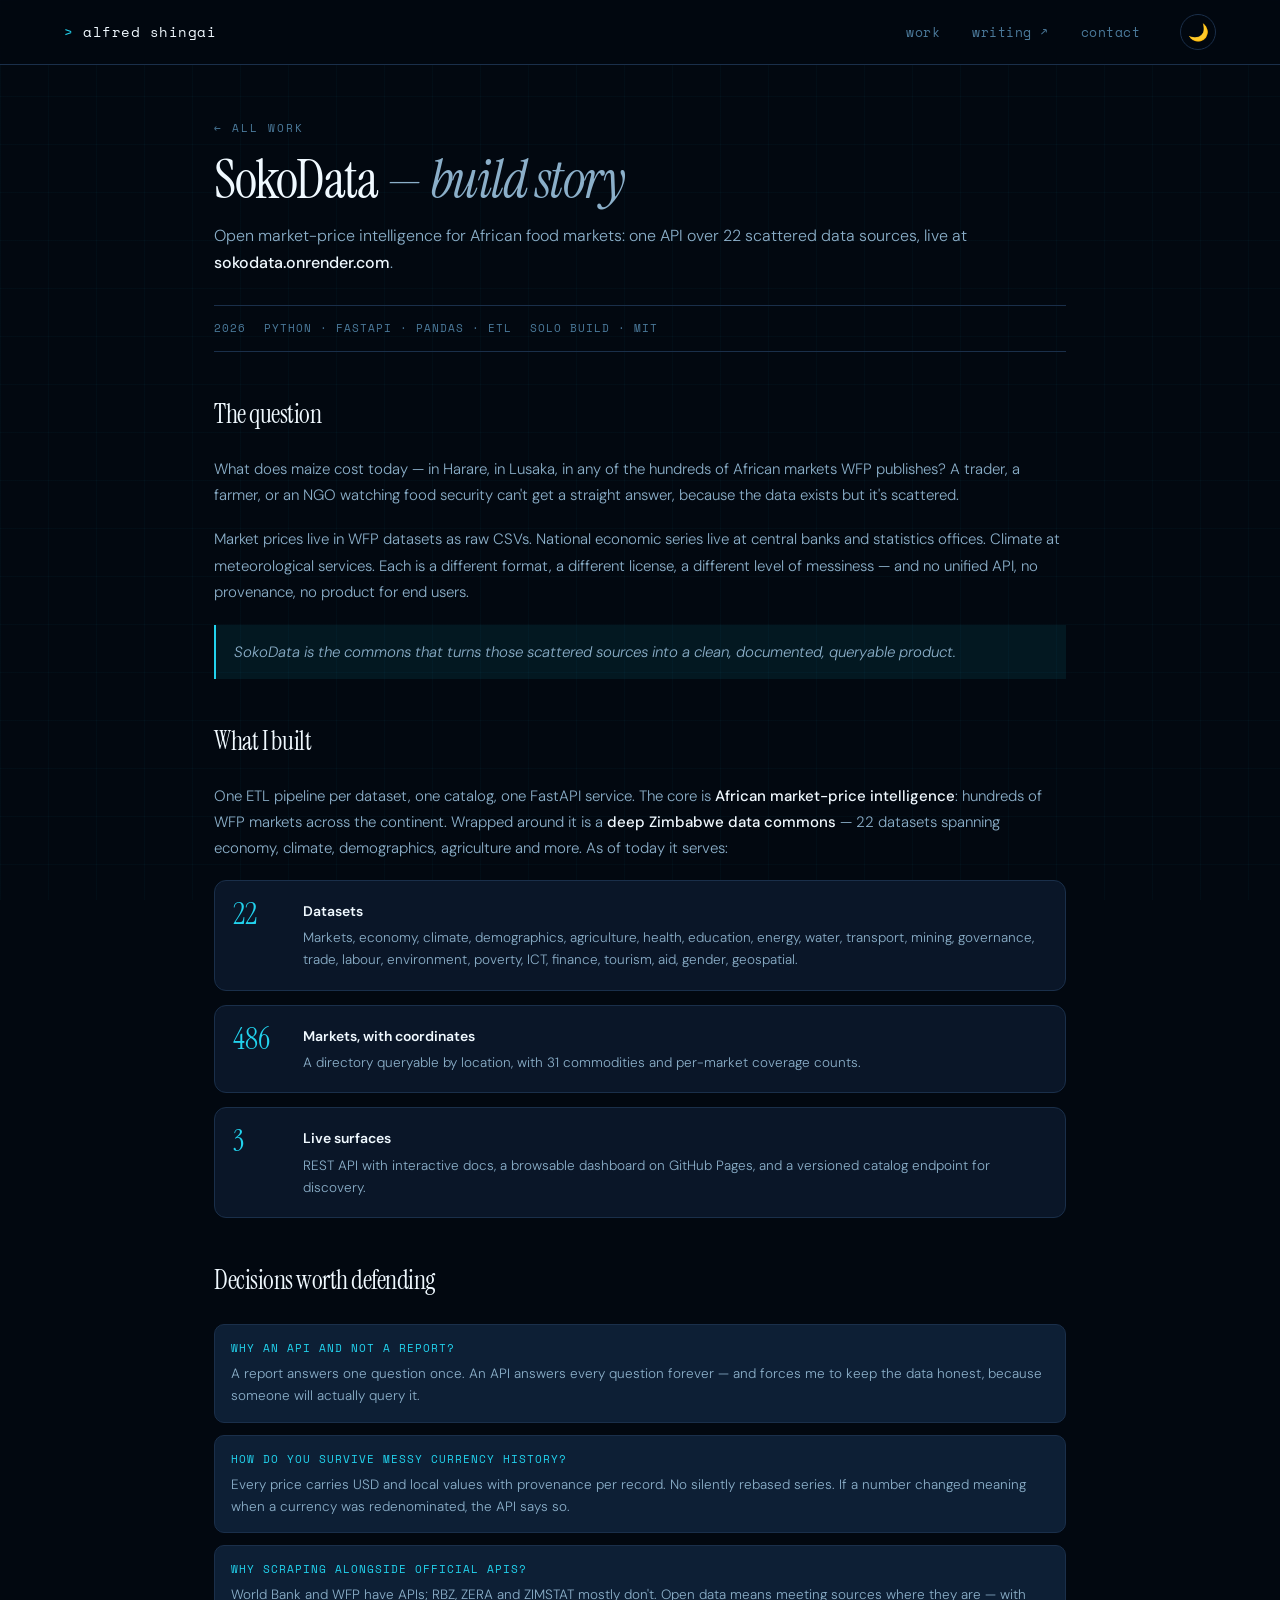
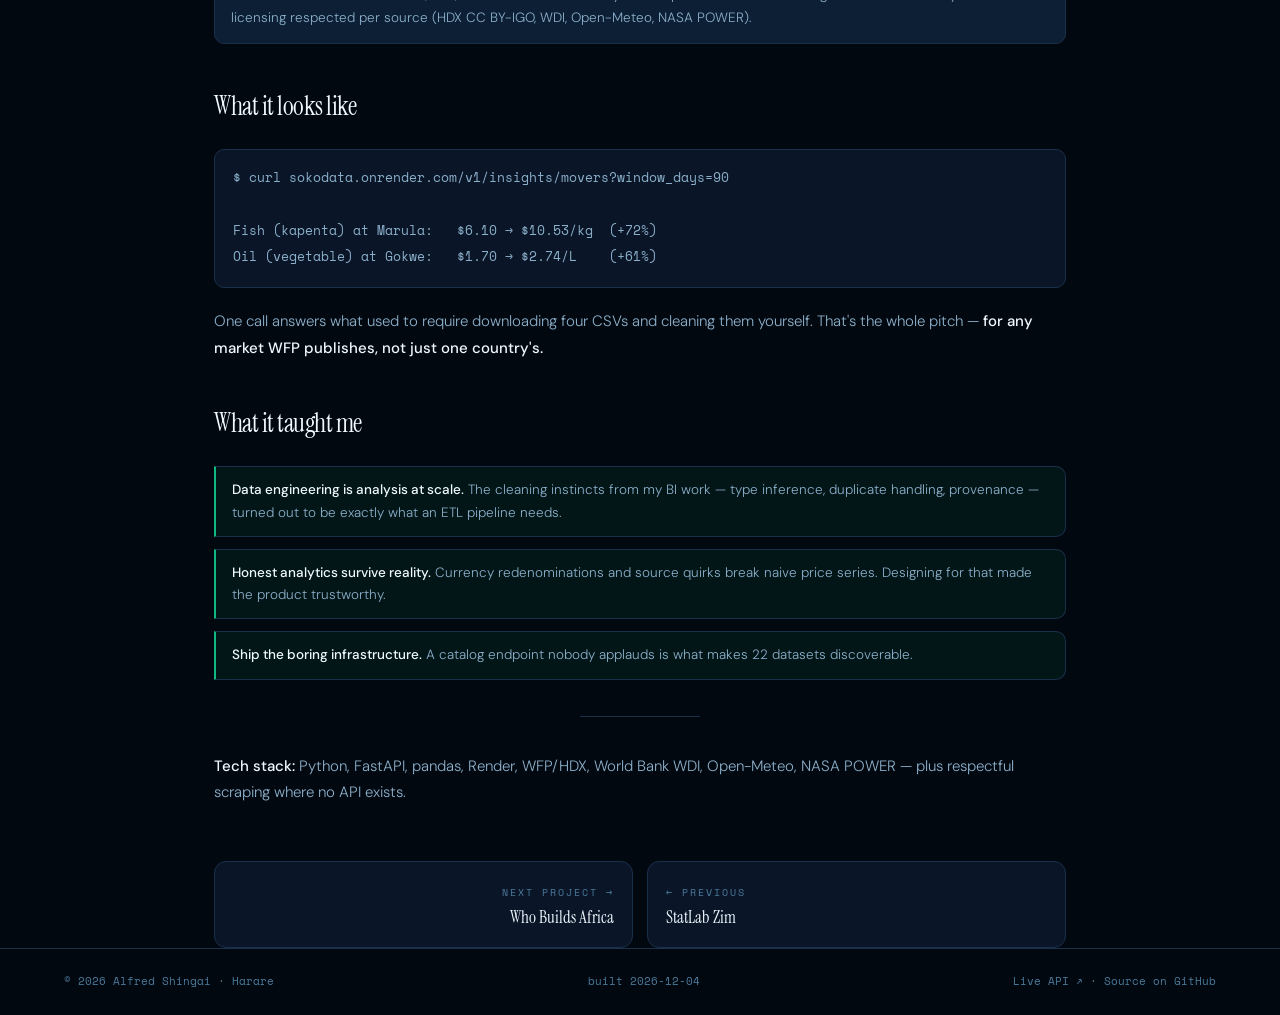
<file: work/sokodata.html>
<!DOCTYPE html>
<html lang="en">
<head>
  <meta charset="UTF-8"/>
  <meta name="viewport" content="width=device-width, initial-scale=1.0"/>
  <meta name="description" content="How I built SokoData: one open API over 22 scattered African open-data sources — WFP market prices, World Bank indicators, climate, and a deep Zimbabwe data commons — with provenance per record."/>
  <meta property="og:title" content="SokoData — build story"/>
  <meta property="og:description" content="One clean, documented API over Africa's scattered open data — African market prices at the core, plus a deep Zimbabwe data commons."/>
  <meta property="og:type" content="article"/>
  <title>SokoData — Build Story · Alfred Shingai</title>
  <link rel="canonical" href="https://alfredshingai.dev/work/sokodata.html"/>
  <link rel="preconnect" href="https://fonts.googleapis.com"/>
  <link rel="preconnect" href="https://fonts.gstatic.com" crossorigin/>
  <link href="https://fonts.googleapis.com/css2?family=Instrument+Serif:ital@0;1&family=Syne:wght@400;600;700;800&family=DM+Sans:wght@300;400;500&family=Space+Mono:wght@400;700&display=swap" rel="stylesheet"/>
  <link rel="icon" href="../favicon.ico"/>
  <link rel="stylesheet" href="../style.css"/>
  <link rel="stylesheet" href="../assets/site.css"/>
  <script>
    (function () {
      if ((localStorage.getItem('theme') || 'dark') === 'light') {
        document.documentElement.classList.add('light-mode');
      }
    })();
  </script>
</head>
<body>

<div id="scroll-progress" aria-hidden="true"></div>
<div class="cursor-dot" aria-hidden="true"></div>
<div class="cursor-ring" aria-hidden="true"></div>

<nav>
  <div class="nav-left">
    <a href="../index.html" class="nav-name">alfred shingai</a>
  </div>
  <div class="nav-right">
    <ul class="nav-links" id="nav-links">
      <li><a href="../index.html#work">work</a></li>
      <li><a href="https://alfredshingai.substack.com" target="_blank" rel="noopener noreferrer">writing ↗</a></li>
      <li><a href="../index.html#contact">contact</a></li>
      <li class="nav-theme-toggle">
        <button id="theme-toggle" aria-label="Toggle theme">🌙</button>
      </li>
    </ul>
    <button id="nav-burger" aria-label="Open menu" aria-expanded="false" aria-controls="nav-links">
      <span></span><span></span><span></span>
    </button>
  </div>
</nav>

<main class="page wide">
  <div class="page-kicker reveal"><a href="../index.html#work">← All work</a></div>
  <h1 class="page-title reveal">SokoData <em>— build story</em></h1>
  <p class="page-sub reveal">Open market-price intelligence for African food markets: one API over 22 scattered data sources, live at <strong>sokodata.onrender.com</strong>.</p>
  <div class="page-meta reveal">
    <span>2026</span><span>Python · FastAPI · Pandas · ETL</span><span>Solo build · MIT</span>
  </div>

  <div class="prose">
    <h2>The question</h2>
    <p>What does maize cost today — in Harare, in Lusaka, in any of the hundreds of African markets WFP publishes? A trader, a farmer, or an NGO watching food security can't get a straight answer, because the data exists but it's scattered.</p>
    <p>Market prices live in WFP datasets as raw CSVs. National economic series live at central banks and statistics offices. Climate at meteorological services. Each is a different format, a different license, a different level of messiness — and no unified API, no provenance, no product for end users.</p>
    <blockquote>SokoData is the commons that turns those scattered sources into a clean, documented, queryable product.</blockquote>

    <h2>What I built</h2>
    <p>One ETL pipeline per dataset, one catalog, one FastAPI service. The core is <strong>African market-price intelligence</strong>: hundreds of WFP markets across the continent. Wrapped around it is a <strong>deep Zimbabwe data commons</strong> — 22 datasets spanning economy, climate, demographics, agriculture and more. As of today it serves:</p>
    <div class="finding"><div class="finding-num">22</div><div><h4>Datasets</h4><p>Markets, economy, climate, demographics, agriculture, health, education, energy, water, transport, mining, governance, trade, labour, environment, poverty, ICT, finance, tourism, aid, gender, geospatial.</p></div></div>
    <div class="finding"><div class="finding-num">486</div><div><h4>Markets, with coordinates</h4><p>A directory queryable by location, with 31 commodities and per-market coverage counts.</p></div></div>
    <div class="finding"><div class="finding-num">3</div><div><h4>Live surfaces</h4><p>REST API with interactive docs, a browsable dashboard on GitHub Pages, and a versioned catalog endpoint for discovery.</p></div></div>

    <h2>Decisions worth defending</h2>
    <div class="decision-list">
      <div class="decision"><p class="q">Why an API and not a report?</p><p>A report answers one question once. An API answers every question forever — and forces me to keep the data honest, because someone will actually query it.</p></div>
      <div class="decision"><p class="q">How do you survive messy currency history?</p><p>Every price carries USD and local values with provenance per record. No silently rebased series. If a number changed meaning when a currency was redenominated, the API says so.</p></div>
      <div class="decision"><p class="q">Why scraping alongside official APIs?</p><p>World Bank and WFP have APIs; RBZ, ZERA and ZIMSTAT mostly don't. Open data means meeting sources where they are — with licensing respected per source (HDX CC BY-IGO, WDI, Open-Meteo, NASA POWER).</p></div>
    </div>

    <h2>What it looks like</h2>
    <pre><code>$ curl sokodata.onrender.com/v1/insights/movers?window_days=90

Fish (kapenta) at Marula:   $6.10 → $10.53/kg  (+72%)
Oil (vegetable) at Gokwe:   $1.70 → $2.74/L    (+61%)</code></pre>
    <p>One call answers what used to require downloading four CSVs and cleaning them yourself. That's the whole pitch — <strong>for any market WFP publishes, not just one country's.</strong></p>

    <h2>What it taught me</h2>
    <div class="lesson-grid">
      <div class="lesson"><p><strong>Data engineering is analysis at scale.</strong> The cleaning instincts from my BI work — type inference, duplicate handling, provenance — turned out to be exactly what an ETL pipeline needs.</p></div>
      <div class="lesson"><p><strong>Honest analytics survive reality.</strong> Currency redenominations and source quirks break naive price series. Designing for that made the product trustworthy.</p></div>
      <div class="lesson"><p><strong>Ship the boring infrastructure.</strong> A catalog endpoint nobody applauds is what makes 22 datasets discoverable.</p></div>
    </div>

    <hr/>
    <p><strong>Tech stack:</strong> Python, FastAPI, pandas, Render, WFP/HDX, World Bank WDI, Open-Meteo, NASA POWER — plus respectful scraping where no API exists.</p>
  </div>

  <div class="page-nav reveal">
    <a class="next" href="who-builds-africa.html"><span class="dir">Next project →</span><br/><span class="t">Who Builds Africa</span></a>
    <a href="statlab-zim.html"><span class="dir">← Previous</span><br/><span class="t">StatLab Zim</span></a>
  </div>
</main>

<footer>
  <div class="footer-inner">
    <span>© 2026 Alfred Shingai · Harare</span>
    <span>built <span id="built">—</span></span>
    <span><a href="https://sokodata.onrender.com/docs" target="_blank" rel="noopener">Live API ↗</a> · <a href="https://github.com/alfredshingai/SokoData" target="_blank" rel="noopener">Source on GitHub</a></span>
  </div>
</footer>

<script src="../assets/main.js"></script>
<script src="../assets/backdrop.js" defer></script>
</body>
</html>
</file>
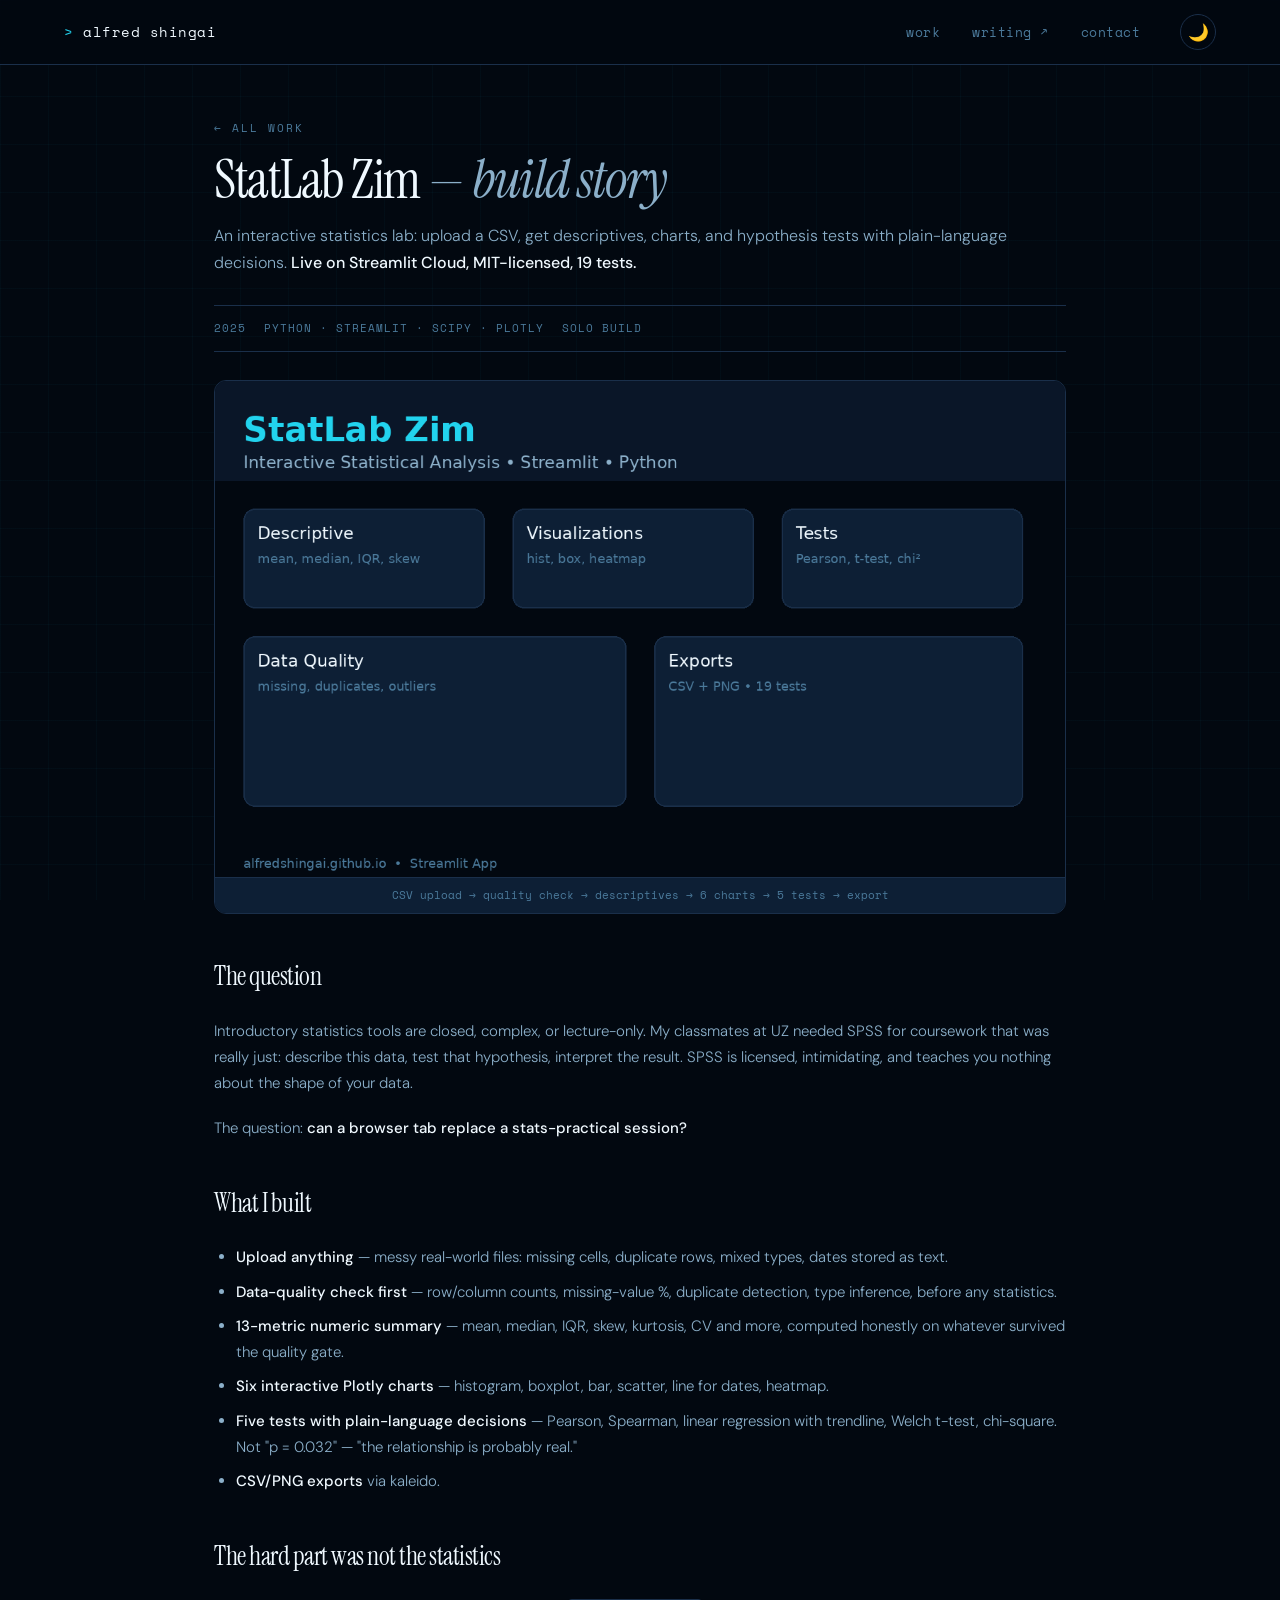
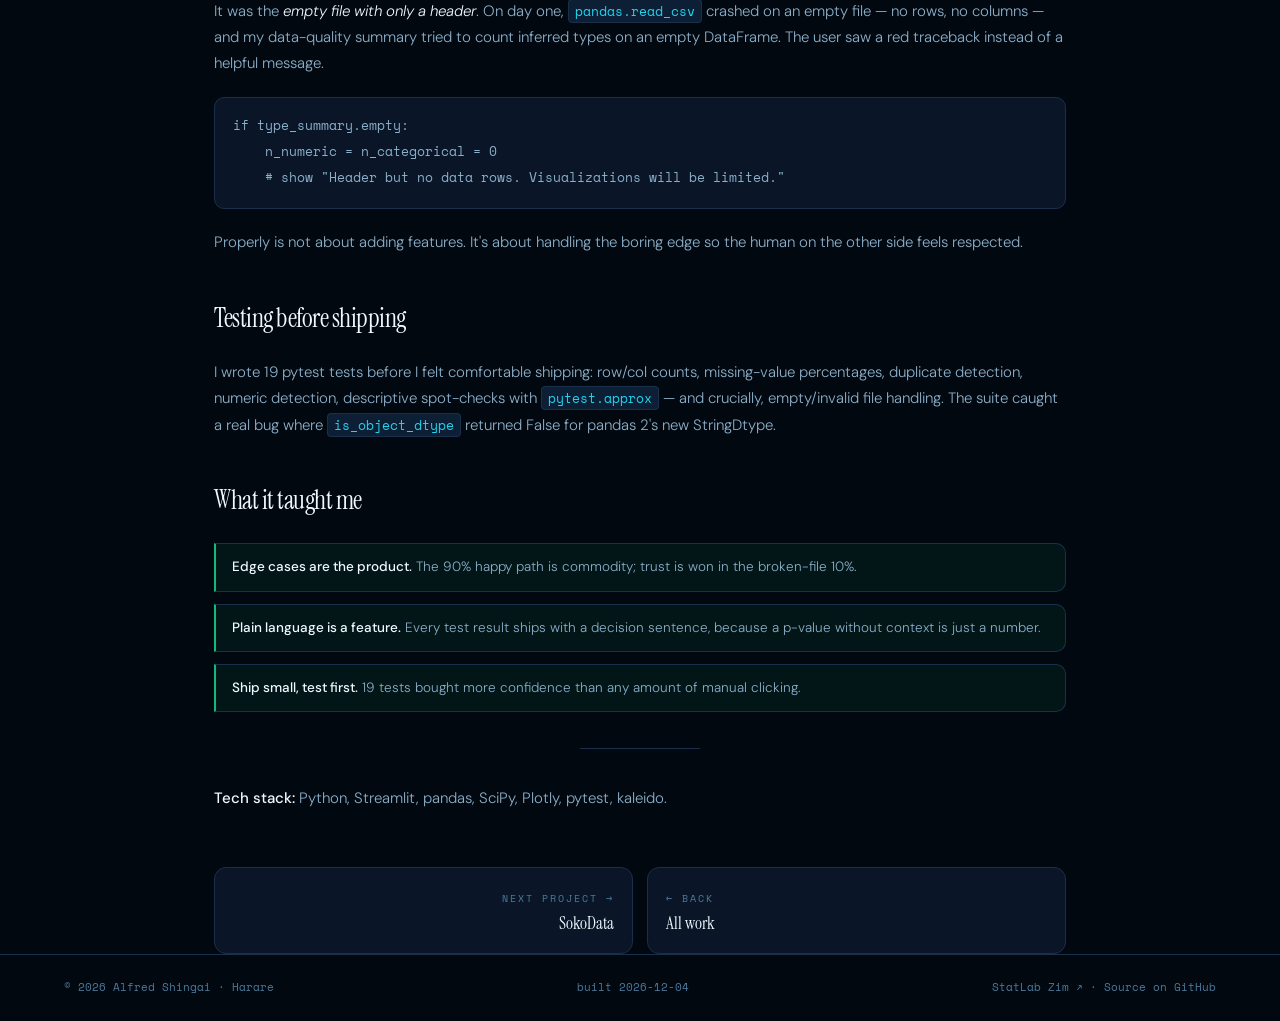
<file: work/statlab-zim.html>
<!DOCTYPE html>
<html lang="en">
<head>
  <meta charset="UTF-8"/>
  <meta name="viewport" content="width=device-width, initial-scale=1.0"/>
  <meta name="description" content="How I built StatLab Zim: a Streamlit statistics lab that makes introductory statistics usable — 19 tests, messy-CSV handling, and the edge cases that mattered."/>
  <meta property="og:title" content="StatLab Zim — build story"/>
  <meta property="og:description" content="From empty CSV edge case to 19 pytest tests: how StatLab Zim was built solo."/>
  <meta property="og:type" content="article"/>
  <title>StatLab Zim — Build Story · Alfred Shingai</title>
  <link rel="canonical" href="https://alfredshingai.dev/work/statlab-zim.html"/>
  <link rel="preconnect" href="https://fonts.googleapis.com"/>
  <link rel="preconnect" href="https://fonts.gstatic.com" crossorigin/>
  <link href="https://fonts.googleapis.com/css2?family=Instrument+Serif:ital@0;1&family=Syne:wght@400;600;700;800&family=DM+Sans:wght@300;400;500&family=Space+Mono:wght@400;700&display=swap" rel="stylesheet"/>
  <link rel="icon" href="../favicon.ico"/>
  <link rel="stylesheet" href="../style.css"/>
  <link rel="stylesheet" href="../assets/site.css"/>
  <script>
    (function () {
      if ((localStorage.getItem('theme') || 'dark') === 'light') {
        document.documentElement.classList.add('light-mode');
      }
    })();
  </script>
</head>
<body>

<div id="scroll-progress" aria-hidden="true"></div>
<div class="cursor-dot" aria-hidden="true"></div>
<div class="cursor-ring" aria-hidden="true"></div>

<nav>
  <div class="nav-left">
    <a href="../index.html" class="nav-name">alfred shingai</a>
  </div>
  <div class="nav-right">
    <ul class="nav-links" id="nav-links">
      <li><a href="../index.html#work">work</a></li>
      <li><a href="https://alfredshingai.substack.com" target="_blank" rel="noopener noreferrer">writing ↗</a></li>
      <li><a href="../index.html#contact">contact</a></li>
      <li class="nav-theme-toggle">
        <button id="theme-toggle" aria-label="Toggle theme">🌙</button>
      </li>
    </ul>
    <button id="nav-burger" aria-label="Open menu" aria-expanded="false" aria-controls="nav-links">
      <span></span><span></span><span></span>
    </button>
  </div>
</nav>

<main class="page wide">
  <div class="page-kicker reveal"><a href="../index.html#work">← All work</a></div>
  <h1 class="page-title reveal">StatLab Zim <em>— build story</em></h1>
  <p class="page-sub reveal">An interactive statistics lab: upload a CSV, get descriptives, charts, and hypothesis tests with plain-language decisions. <strong>Live on Streamlit Cloud, MIT-licensed, 19 tests.</strong></p>
  <div class="page-meta reveal">
    <span>2025</span><span>Python · Streamlit · SciPy · Plotly</span><span>Solo build</span>
  </div>

  <div class="prose">
    <div class="case-figure reveal">
      <img src="../images/StatLab_Zim.png" alt="StatLab Zim interface">
      <figcaption>CSV upload → quality check → descriptives → 6 charts → 5 tests → export</figcaption>
    </div>

    <h2>The question</h2>
    <p>Introductory statistics tools are closed, complex, or lecture-only. My classmates at UZ needed SPSS for coursework that was really just: describe this data, test that hypothesis, interpret the result. SPSS is licensed, intimidating, and teaches you nothing about the shape of your data.</p>
    <p>The question: <strong>can a browser tab replace a stats-practical session?</strong></p>

    <h2>What I built</h2>
    <ul>
      <li><strong>Upload anything</strong> — messy real-world files: missing cells, duplicate rows, mixed types, dates stored as text.</li>
      <li><strong>Data-quality check first</strong> — row/column counts, missing-value %, duplicate detection, type inference, before any statistics.</li>
      <li><strong>13-metric numeric summary</strong> — mean, median, IQR, skew, kurtosis, CV and more, computed honestly on whatever survived the quality gate.</li>
      <li><strong>Six interactive Plotly charts</strong> — histogram, boxplot, bar, scatter, line for dates, heatmap.</li>
      <li><strong>Five tests with plain-language decisions</strong> — Pearson, Spearman, linear regression with trendline, Welch t-test, chi-square. Not "p = 0.032" — "the relationship is probably real."</li>
      <li><strong>CSV/PNG exports</strong> via kaleido.</li>
    </ul>

    <h2>The hard part was not the statistics</h2>
    <p>It was the <em>empty file with only a header</em>. On day one, <code>pandas.read_csv</code> crashed on an empty file — no rows, no columns — and my data-quality summary tried to count inferred types on an empty DataFrame. The user saw a red traceback instead of a helpful message.</p>
    <pre><code>if type_summary.empty:
    n_numeric = n_categorical = 0
    # show "Header but no data rows. Visualizations will be limited."</code></pre>
    <p>Properly is not about adding features. It's about handling the boring edge so the human on the other side feels respected.</p>

    <h2>Testing before shipping</h2>
    <p>I wrote 19 pytest tests before I felt comfortable shipping: row/col counts, missing-value percentages, duplicate detection, numeric detection, descriptive spot-checks with <code>pytest.approx</code> — and crucially, empty/invalid file handling. The suite caught a real bug where <code>is_object_dtype</code> returned False for pandas 2's new StringDtype.</p>

    <h2>What it taught me</h2>
    <div class="lesson-grid">
      <div class="lesson"><p><strong>Edge cases are the product.</strong> The 90% happy path is commodity; trust is won in the broken-file 10%.</p></div>
      <div class="lesson"><p><strong>Plain language is a feature.</strong> Every test result ships with a decision sentence, because a p-value without context is just a number.</p></div>
      <div class="lesson"><p><strong>Ship small, test first.</strong> 19 tests bought more confidence than any amount of manual clicking.</p></div>
    </div>

    <hr/>
    <p><strong>Tech stack:</strong> Python, Streamlit, pandas, SciPy, Plotly, pytest, kaleido.</p>
  </div>

  <div class="page-nav reveal">
    <a class="next" href="sokodata.html"><span class="dir">Next project →</span><br/><span class="t">SokoData</span></a>
    <a href="../index.html#work"><span class="dir">← Back</span><br/><span class="t">All work</span></a>
  </div>
</main>

<footer>
  <div class="footer-inner">
    <span>© 2026 Alfred Shingai · Harare</span>
    <span>built <span id="built">—</span></span>
    <span><a href="https://statlab-zim.streamlit.app" target="_blank" rel="noopener">StatLab Zim ↗</a> · <a href="https://github.com/alfredshingai/statlab-zim" target="_blank" rel="noopener">Source on GitHub</a></span>
  </div>
</footer>

<script src="../assets/main.js"></script>
<script src="../assets/backdrop.js" defer></script>
</body>
</html>
</file>
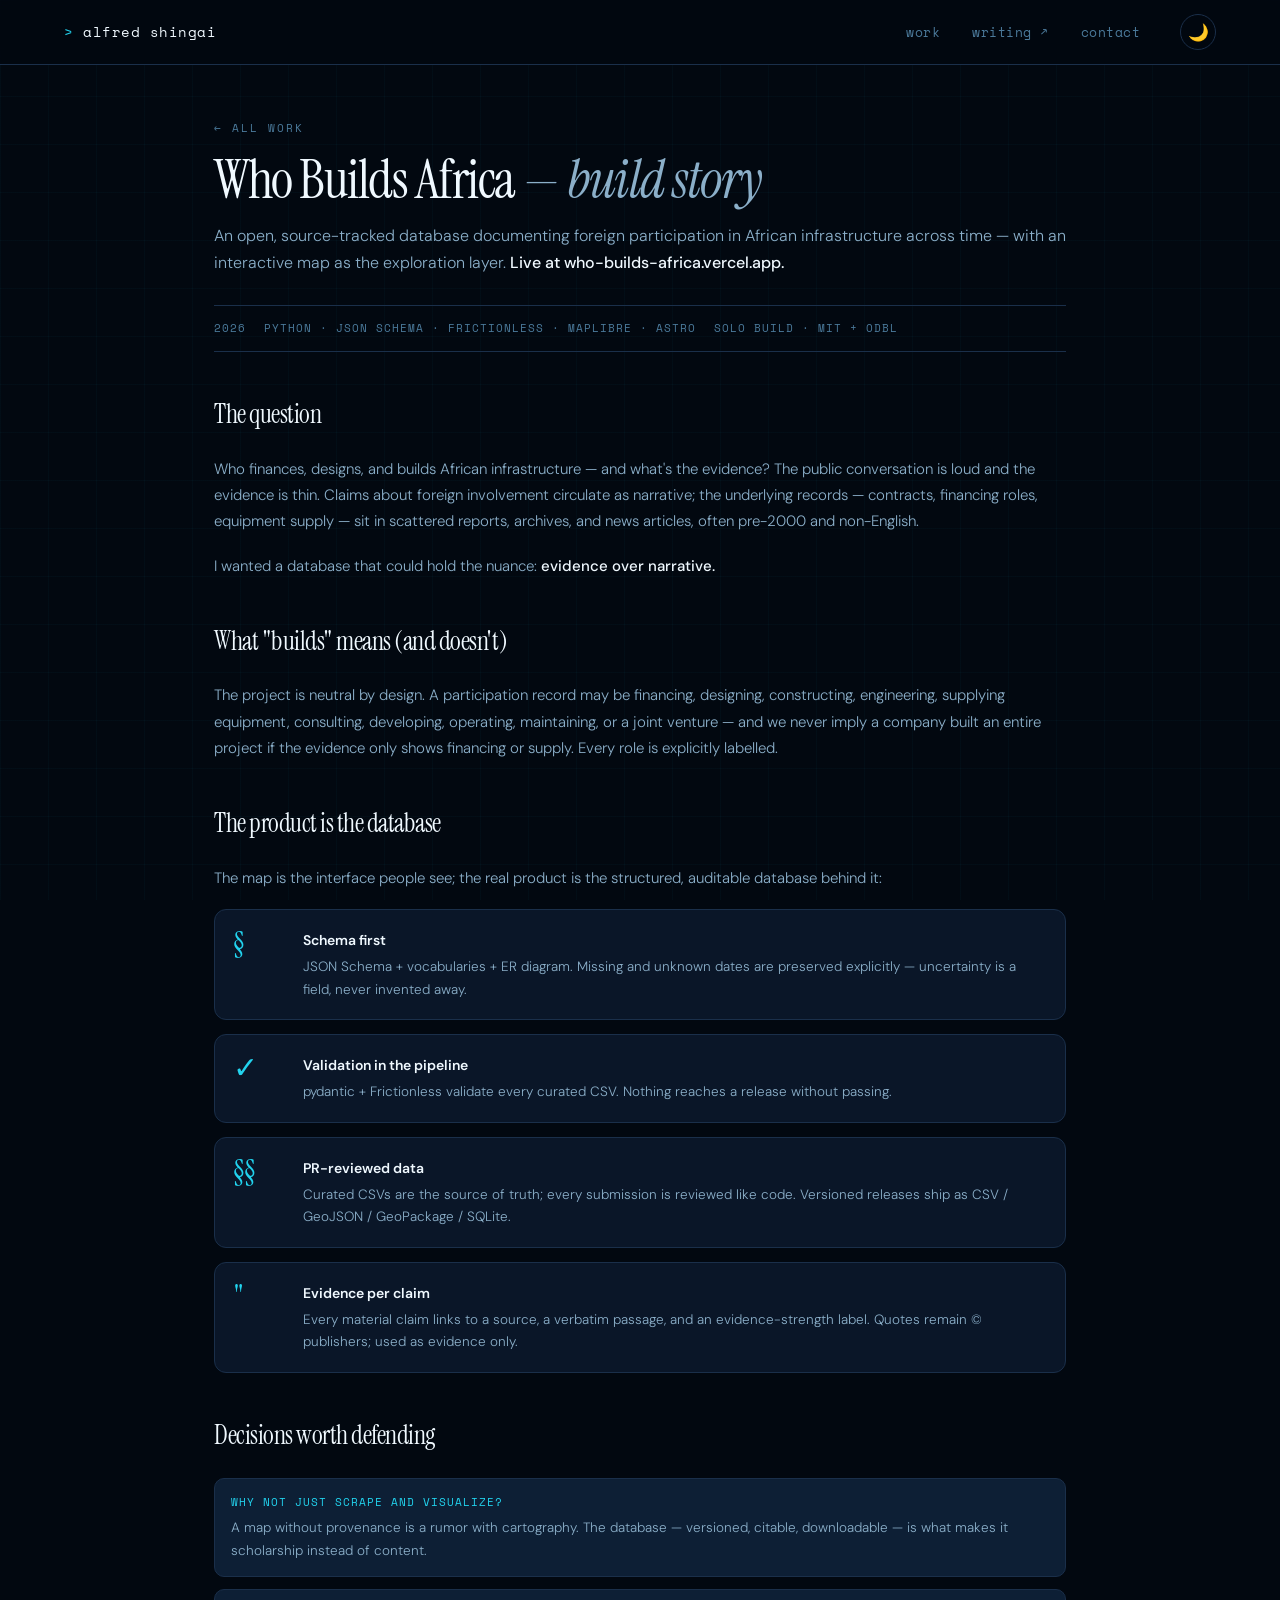
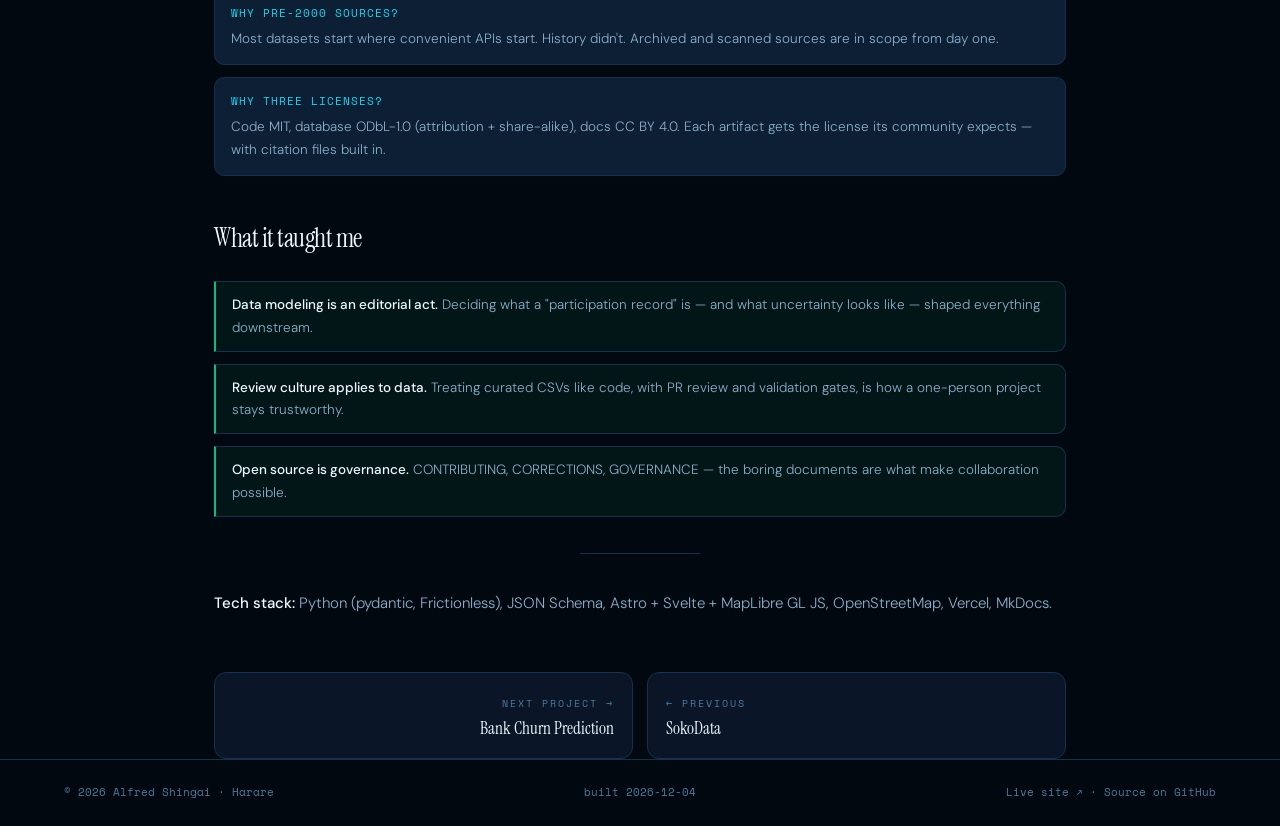
<file: work/who-builds-africa.html>
<!DOCTYPE html>
<html lang="en">
<head>
  <meta charset="UTF-8"/>
  <meta name="viewport" content="width=device-width, initial-scale=1.0"/>
  <meta name="description" content="How I built Who Builds Africa: an open, source-tracked database of foreign participation in African infrastructure — schema validation, PR-reviewed data, versioned releases."/>
  <meta property="og:title" content="Who Builds Africa — build story"/>
  <meta property="og:description" content="A source-tracked database of foreign participation in African infrastructure — evidence over narrative."/>
  <meta property="og:type" content="article"/>
  <title>Who Builds Africa — Build Story · Alfred Shingai</title>
  <link rel="canonical" href="https://alfredshingai.dev/work/who-builds-africa.html"/>
  <link rel="preconnect" href="https://fonts.googleapis.com"/>
  <link rel="preconnect" href="https://fonts.gstatic.com" crossorigin/>
  <link href="https://fonts.googleapis.com/css2?family=Instrument+Serif:ital@0;1&family=Syne:wght@400;600;700;800&family=DM+Sans:wght@300;400;500&family=Space+Mono:wght@400;700&display=swap" rel="stylesheet"/>
  <link rel="icon" href="../favicon.ico"/>
  <link rel="stylesheet" href="../style.css"/>
  <link rel="stylesheet" href="../assets/site.css"/>
  <script>
    (function () {
      if ((localStorage.getItem('theme') || 'dark') === 'light') {
        document.documentElement.classList.add('light-mode');
      }
    })();
  </script>
</head>
<body>

<div id="scroll-progress" aria-hidden="true"></div>
<div class="cursor-dot" aria-hidden="true"></div>
<div class="cursor-ring" aria-hidden="true"></div>

<nav>
  <div class="nav-left">
    <a href="../index.html" class="nav-name">alfred shingai</a>
  </div>
  <div class="nav-right">
    <ul class="nav-links" id="nav-links">
      <li><a href="../index.html#work">work</a></li>
      <li><a href="https://alfredshingai.substack.com" target="_blank" rel="noopener noreferrer">writing ↗</a></li>
      <li><a href="../index.html#contact">contact</a></li>
      <li class="nav-theme-toggle">
        <button id="theme-toggle" aria-label="Toggle theme">🌙</button>
      </li>
    </ul>
    <button id="nav-burger" aria-label="Open menu" aria-expanded="false" aria-controls="nav-links">
      <span></span><span></span><span></span>
    </button>
  </div>
</nav>

<main class="page wide">
  <div class="page-kicker reveal"><a href="../index.html#work">← All work</a></div>
  <h1 class="page-title reveal">Who Builds Africa <em>— build story</em></h1>
  <p class="page-sub reveal">An open, source-tracked database documenting foreign participation in African infrastructure across time — with an interactive map as the exploration layer. <strong>Live at who-builds-africa.vercel.app.</strong></p>
  <div class="page-meta reveal">
    <span>2026</span><span>Python · JSON Schema · Frictionless · MapLibre · Astro</span><span>Solo build · MIT + ODbL</span>
  </div>

  <div class="prose">
    <h2>The question</h2>
    <p>Who finances, designs, and builds African infrastructure — and what's the evidence? The public conversation is loud and the evidence is thin. Claims about foreign involvement circulate as narrative; the underlying records — contracts, financing roles, equipment supply — sit in scattered reports, archives, and news articles, often pre-2000 and non-English.</p>
    <p>I wanted a database that could hold the nuance: <strong>evidence over narrative.</strong></p>

    <h2>What "builds" means (and doesn't)</h2>
    <p>The project is neutral by design. A participation record may be financing, designing, constructing, engineering, supplying equipment, consulting, developing, operating, maintaining, or a joint venture — and we never imply a company built an entire project if the evidence only shows financing or supply. Every role is explicitly labelled.</p>

    <h2>The product is the database</h2>
    <p>The map is the interface people see; the real product is the structured, auditable database behind it:</p>
    <div class="finding"><div class="finding-num">§</div><div><h4>Schema first</h4><p>JSON Schema + vocabularies + ER diagram. Missing and unknown dates are preserved explicitly — uncertainty is a field, never invented away.</p></div></div>
    <div class="finding"><div class="finding-num">✓</div><div><h4>Validation in the pipeline</h4><p>pydantic + Frictionless validate every curated CSV. Nothing reaches a release without passing.</p></div></div>
    <div class="finding"><div class="finding-num">§§</div><div><h4>PR-reviewed data</h4><p>Curated CSVs are the source of truth; every submission is reviewed like code. Versioned releases ship as CSV / GeoJSON / GeoPackage / SQLite.</p></div></div>
    <div class="finding"><div class="finding-num">"</div><div><h4>Evidence per claim</h4><p>Every material claim links to a source, a verbatim passage, and an evidence-strength label. Quotes remain © publishers; used as evidence only.</p></div></div>

    <h2>Decisions worth defending</h2>
    <div class="decision-list">
      <div class="decision"><p class="q">Why not just scrape and visualize?</p><p>A map without provenance is a rumor with cartography. The database — versioned, citable, downloadable — is what makes it scholarship instead of content.</p></div>
      <div class="decision"><p class="q">Why pre-2000 sources?</p><p>Most datasets start where convenient APIs start. History didn't. Archived and scanned sources are in scope from day one.</p></div>
      <div class="decision"><p class="q">Why three licenses?</p><p>Code MIT, database ODbL-1.0 (attribution + share-alike), docs CC BY 4.0. Each artifact gets the license its community expects — with citation files built in.</p></div>
    </div>

    <h2>What it taught me</h2>
    <div class="lesson-grid">
      <div class="lesson"><p><strong>Data modeling is an editorial act.</strong> Deciding what a "participation record" is — and what uncertainty looks like — shaped everything downstream.</p></div>
      <div class="lesson"><p><strong>Review culture applies to data.</strong> Treating curated CSVs like code, with PR review and validation gates, is how a one-person project stays trustworthy.</p></div>
      <div class="lesson"><p><strong>Open source is governance.</strong> CONTRIBUTING, CORRECTIONS, GOVERNANCE — the boring documents are what make collaboration possible.</p></div>
    </div>

    <hr/>
    <p><strong>Tech stack:</strong> Python (pydantic, Frictionless), JSON Schema, Astro + Svelte + MapLibre GL JS, OpenStreetMap, Vercel, MkDocs.</p>
  </div>

  <div class="page-nav reveal">
    <a class="next" href="bank-churn.html"><span class="dir">Next project →</span><br/><span class="t">Bank Churn Prediction</span></a>
    <a href="sokodata.html"><span class="dir">← Previous</span><br/><span class="t">SokoData</span></a>
  </div>
</main>

<footer>
  <div class="footer-inner">
    <span>© 2026 Alfred Shingai · Harare</span>
    <span>built <span id="built">—</span></span>
    <span><a href="https://who-builds-africa.vercel.app" target="_blank" rel="noopener">Live site ↗</a> · <a href="https://github.com/alfredshingai/who_builds_africa" target="_blank" rel="noopener">Source on GitHub</a></span>
  </div>
</footer>

<script src="../assets/main.js"></script>
<script src="../assets/backdrop.js" defer></script>
</body>
</html>
</file>
<file: style.css>
*,*::before,*::after{
  margin:0;
  padding:0;
  box-sizing:border-box
}

:root{
  --bg:#020810;
  --surface:#0A1628;
  --surface2:#0D1F35;
  --border:#1A2F4A;
  --cyan:#22D3EE;
  --green:#10B981;
  --cyan-dim:rgba(34,211,238,0.08);
  --green-dim:rgba(16,185,129,0.08);
  --text:#F0F9FF;
  --muted:#4B7A9B;
  --light:#8BAFC9;
  --nav-bg:rgba(2,8,16,0.85);
  --shadow:rgba(34,211,238,0.12);
}

.light-mode{
  --bg:#FFFCF8;
  --surface:#ffffff;
  --surface2:#F8F5F0;
  --border:#E8E0D6;
  --cyan:#0E7490;
  --green:#047857;
  --cyan-dim:rgba(14,116,144,0.06);
  --green-dim:rgba(4,120,87,0.06);
  --text:#1A1A1A;
  --muted:#6B6B6B;
  --light:#2D2D2D;
  --nav-bg:rgba(255,252,248,0.92);
  --shadow:rgba(0,0,0,0.06);
}

html{
  scroll-behavior:smooth;
  background:var(--bg);
  transition:background 0.3s ease
}

body{
  background:transparent;
  color:var(--text);
  font-family:'DM Sans',sans-serif;
  font-size:16px;
  line-height:1.6;
  -webkit-font-smoothing:antialiased;
  overflow-x:hidden;
  transition:color 0.3s ease
}

section[id],header[id]{
  scroll-margin-top:80px
}

body::before{
  content:'';
  position:fixed;
  inset:0;
  background-image:
    linear-gradient(rgba(34,211,238,0.03) 1px,transparent 1px),
    linear-gradient(90deg,rgba(34,211,238,0.03) 1px,transparent 1px);
  background-size:48px 48px;
  pointer-events:none;
  z-index:0
}

::-webkit-scrollbar{width:6px}
::-webkit-scrollbar-track{background:var(--bg)}
::-webkit-scrollbar-thumb{background:var(--cyan);border-radius:3px}

/* ---------- Nav ---------- */

nav{
  position:fixed;
  top:0;
  left:0;
  right:0;
  z-index:100;
  display:flex;
  justify-content:space-between;
  align-items:center;
  padding:14px 64px;
  background:var(--nav-bg);
  backdrop-filter:blur(16px);
  -webkit-backdrop-filter:blur(16px);
  border-bottom:1px solid var(--border)
}

.nav-logo img{
  height:44px;
  width:auto;
  display:block
}

.nav-right{
  display:flex;
  align-items:center;
  gap:16px
}

.nav-links{
  display:flex;
  gap:32px;
  list-style:none;
  align-items:center
}

.nav-links a{
  color:var(--muted);
  text-decoration:none;
  font-size:12.5px;
  font-weight:400;
  font-family:'Space Mono',monospace;
  letter-spacing:0.5px;
  transition:color 0.2s;
  position:relative
}

.nav-links a:not(#theme-toggle)::after{
  content:'';
  position:absolute;
  left:0;
  bottom:-4px;
  width:100%;
  height:2px;
  background:var(--cyan);
  transform:scaleX(0);
  transform-origin:left;
  transition:transform 0.25s ease
}
.nav-links a:not(#theme-toggle):hover::after{transform:scaleX(1)}
.nav-links a:hover{color:var(--cyan)}

.nav-theme-toggle{margin-left:8px}

#theme-toggle{
  background:none;
  border:1px solid var(--border);
  border-radius:50%;
  color:var(--text);
  cursor:pointer;
  font-size:1.05rem;
  width:36px;
  height:36px;
  display:flex;
  align-items:center;
  justify-content:center;
  transition:border-color 0.2s,transform 0.2s
}
#theme-toggle:hover{
  border-color:var(--cyan);
  transform:scale(1.1)
}

#nav-burger{
  display:none;
  flex-direction:column;
  justify-content:center;
  gap:5px;
  width:40px;
  height:40px;
  background:none;
  border:1px solid var(--border);
  border-radius:8px;
  cursor:pointer;
  padding:0 9px
}
#nav-burger span{
  display:block;
  height:2px;
  width:100%;
  background:var(--text);
  border-radius:2px;
  transition:transform 0.25s ease,opacity 0.25s ease
}
#nav-burger.open span:nth-child(1){transform:translateY(7px) rotate(45deg)}
#nav-burger.open span:nth-child(2){opacity:0}
#nav-burger.open span:nth-child(3){transform:translateY(-7px) rotate(-45deg)}

/* ---------- Hero ---------- */

.hero{
  min-height:100vh;
  display:flex;
  align-items:center;
  padding:120px 64px 80px;
  position:relative;
  z-index:1
}

.hero-glow{
  position:absolute;
  top:-200px;
  right:-150px;
  width:600px;
  height:600px;
  background:radial-gradient(circle,var(--cyan-dim) 0%,transparent 65%);
  pointer-events:none
}

.hero-inner{
  max-width:1100px;
  width:100%;
  margin:0 auto;
  display:grid;
  grid-template-columns:1.2fr 0.8fr;
  gap:80px;
  align-items:center
}

.hero-right{display:flex;justify-content:center}

.photo-wrap{
  position:relative;
  display:inline-block
}
.photo-corner{
  position:absolute;
  width:20px;
  height:20px;
  border-color:var(--cyan);
  border-style:solid;
  z-index:1
}
.photo-corner.tl{top:-6px;left:-6px;border-width:2px 0 0 2px}
.photo-corner.tr{top:-6px;right:-6px;border-width:2px 2px 0 0}
.photo-corner.bl{bottom:-6px;left:-6px;border-width:0 0 2px 2px}
.photo-corner.br{bottom:-6px;right:-6px;border-width:0 2px 2px 0}

.photo-frame{
  width:340px;
  height:400px;
  border-radius:14px;
  overflow:hidden;
  border:1px solid var(--border);
  box-shadow:0 20px 60px var(--shadow)
}
.photo-frame img{
  width:100%;
  height:100%;
  object-fit:cover;
  object-position:top center;
  display:block
}

.hero-tags{
  display:flex;
  flex-wrap:wrap;
  gap:10px;
  margin-bottom:28px
}
.hero-tag{
  display:inline-flex;
  align-items:center;
  gap:8px;
  background:var(--cyan-dim);
  border:1px solid rgba(34,211,238,0.2);
  color:var(--cyan);
  font-size:11px;
  font-weight:600;
  letter-spacing:2px;
  text-transform:uppercase;
  padding:6px 14px;
  border-radius:100px;
  font-family:'Space Mono',monospace
}
.hero-tag::before{
  content:'';
  width:6px;
  height:6px;
  background:var(--green);
  border-radius:50%;
  animation:pulse 2s infinite
}
@keyframes pulse{
  0%,100%{opacity:1;box-shadow:0 0 0 0 rgba(16,185,129,0.4)}
  50%{opacity:0.7;box-shadow:0 0 0 6px rgba(16,185,129,0)}
}

.hero-name{
  font-family:'Syne',sans-serif;
  font-weight:800;
  font-size:clamp(40px,5vw,68px);
  line-height:0.95;
  letter-spacing:-3px;
  margin-bottom:12px
}

.hero-title{
  font-family:'Space Mono',monospace;
  font-size:12px;
  color:var(--muted);
  letter-spacing:2px;
  text-transform:uppercase;
  margin-bottom:24px
}
.hero-title::before{
  content:'';
  display:inline-block;
  width:32px;
  height:1px;
  background:var(--cyan);
  vertical-align:middle;
  margin-right:12px
}

.hero-bio{
  font-size:15px;
  font-weight:300;
  color:var(--light);
  line-height:1.8;
  margin-bottom:16px
}
.hero-bio:last-of-type{margin-bottom:32px}
.hero-bio strong{color:var(--green);font-weight:500}

.buttons{
  display:flex;
  gap:12px;
  flex-wrap:wrap
}

.btn-primary{
  background:var(--cyan);
  color:#020810;
  font-family:'DM Sans',sans-serif;
  font-weight:700;
  font-size:13px;
  padding:12px 24px;
  border-radius:6px;
  text-decoration:none;
  letter-spacing:0.5px;
  text-transform:uppercase;
  transition:all 0.2s
}
.btn-primary:hover{
  opacity:0.88;
  transform:translateY(-2px);
  box-shadow:0 8px 24px var(--shadow)
}

.btn-outline{
  background:transparent;
  color:var(--green);
  font-family:'DM Sans',sans-serif;
  font-weight:600;
  font-size:13px;
  padding:12px 24px;
  border-radius:6px;
  border:1px solid var(--green);
  text-decoration:none;
  letter-spacing:0.5px;
  text-transform:uppercase;
  transition:all 0.2s
}
.btn-outline:hover{
  background:var(--green-dim);
  transform:translateY(-2px)
}

.hero-stats{
  display:flex;
  gap:36px;
  margin-top:48px;
  padding-top:32px;
  border-top:1px solid var(--border);
  flex-wrap:wrap
}
.stat-num{
  font-family:'Space Mono',monospace;
  font-weight:700;
  font-size:28px;
  color:var(--cyan);
  line-height:1
}
.stat-label{
  font-size:11px;
  color:var(--muted);
  margin-top:4px;
  max-width:200px
}

/* ---------- Sections ---------- */

.page-section{
  position:relative;
  z-index:1;
  padding:80px 64px;
  max-width:1200px;
  margin:0 auto
}

.page-section + .page-section{
  border-top:1px solid var(--border)
}

.section-label{
  font-family:'Space Mono',monospace;
  font-size:10px;
  font-weight:700;
  letter-spacing:3px;
  text-transform:uppercase;
  color:var(--cyan);
  margin-bottom:12px
}

.section-title{
  font-family:'Syne',sans-serif;
  font-weight:700;
  font-size:clamp(24px,4vw,38px);
  letter-spacing:-1px;
  line-height:1.1;
  margin-bottom:40px
}

/* ---------- Skills ---------- */

.skills-block{margin-bottom:32px}
.skill-cat{
  font-family:'Space Mono',monospace;
  font-size:10px;
  letter-spacing:2px;
  text-transform:uppercase;
  color:var(--green);
  margin-bottom:14px;
  font-weight:700
}
.skills-row{
  display:flex;
  flex-wrap:wrap;
  gap:10px
}
.skill-chip{
  display:flex;
  align-items:center;
  gap:8px;
  background:var(--surface);
  border:1px solid var(--border);
  border-radius:100px;
  padding:9px 16px;
  font-size:13px;
  font-weight:500;
  color:var(--light);
  transition:all 0.2s;
  cursor:default
}
.skill-chip:hover{
  border-color:var(--cyan);
  color:var(--cyan);
  background:var(--cyan-dim);
  transform:translateY(-2px)
}
.skill-chip img{
  width:16px;
  height:16px;
  object-fit:contain
}
.skill-chip svg{
  width:16px;
  height:16px;
  flex-shrink:0;
  color:var(--cyan)
}
.skill-chip svg.green-stroke{color:var(--green)}

/* ---------- Projects ---------- */

.projects-grid{
  display:grid;
  grid-template-columns:repeat(2,1fr);
  gap:18px
}
.project-card{
  background:var(--surface);
  border:1px solid var(--border);
  border-radius:12px;
  overflow:hidden;
  transition:all 0.3s;
  position:relative;
  display:flex;
  flex-direction:column
}
.project-card::before{
  content:'';
  position:absolute;
  top:0;
  left:0;
  right:0;
  height:2px;
  background:linear-gradient(90deg,var(--cyan),var(--green));
  transform:scaleX(0);
  transform-origin:left;
  transition:transform 0.3s;
  z-index:1
}
.project-card:hover{
  border-color:rgba(34,211,238,0.35);
  transform:translateY(-4px);
  box-shadow:0 16px 40px var(--shadow)
}
.project-card:hover::before{transform:scaleX(1)}
.project-card.featured{grid-column:span 2}

.proj-img-wrap{
  overflow:hidden;
  border-bottom:1px solid var(--border)
}
.proj-img{
  width:100%;
  height:200px;
  object-fit:cover;
  object-position:top;
  display:block;
  transition:transform 0.4s ease
}
.proj-img.tall{height:260px}
.project-card:hover .proj-img{transform:scale(1.03)}

.proj-body{
  padding:22px;
  display:flex;
  flex-direction:column;
  flex:1
}
.proj-tag{
  font-family:'Space Mono',monospace;
  font-size:10px;
  font-weight:700;
  letter-spacing:2px;
  text-transform:uppercase;
  color:var(--cyan);
  margin-bottom:8px;
  display:block
}
.proj-title{
  font-family:'Syne',sans-serif;
  font-weight:700;
  font-size:17px;
  letter-spacing:-0.3px;
  line-height:1.3;
  margin-bottom:8px
}
.proj-desc{
  font-size:13px;
  color:var(--light);
  line-height:1.65;
  margin-bottom:16px
}
.proj-tools{
  display:flex;
  flex-wrap:wrap;
  gap:6px;
  margin-bottom:16px;
  margin-top:auto
}
.tool-tag{
  background:var(--surface2);
  border:1px solid var(--border);
  color:var(--muted);
  font-size:11px;
  font-weight:500;
  padding:3px 8px;
  border-radius:4px;
  font-family:'Space Mono',monospace
}
.proj-link{
  display:inline-flex;
  align-items:center;
  gap:6px;
  color:var(--cyan);
  font-size:11px;
  font-weight:600;
  text-decoration:none;
  font-family:'Space Mono',monospace;
  letter-spacing:0.5px;
  text-transform:uppercase;
  transition:all 0.2s;
  align-self:flex-start
}
.proj-link:hover{
  gap:10px;
  color:var(--green)
}

/* ---------- Contact ---------- */

.contact-box{
  background:var(--surface);
  border:1px solid var(--border);
  border-radius:16px;
  padding:56px;
  text-align:center;
  position:relative;
  overflow:hidden
}
.contact-box::before{
  content:'';
  position:absolute;
  top:-100px;
  left:50%;
  transform:translateX(-50%);
  width:500px;
  height:300px;
  background:radial-gradient(ellipse,var(--cyan-dim) 0%,transparent 70%);
  pointer-events:none
}
.contact-title{
  font-family:'Syne',sans-serif;
  font-weight:800;
  font-size:clamp(28px,5vw,48px);
  letter-spacing:-2px;
  margin-bottom:12px
}
.contact-title .cyan{color:var(--cyan)}
.contact-sub{
  font-size:14px;
  color:var(--light);
  margin-bottom:36px;
  font-weight:300
}
.social-links{
  display:flex;
  justify-content:center;
  gap:12px;
  flex-wrap:wrap
}
.social-link{
  display:flex;
  align-items:center;
  gap:8px;
  background:var(--surface2);
  border:1px solid var(--border);
  color:var(--light);
  font-size:12px;
  font-weight:500;
  padding:11px 20px;
  border-radius:8px;
  text-decoration:none;
  transition:all 0.2s;
  font-family:'Space Mono',monospace
}
.social-link:hover{
  border-color:var(--cyan);
  color:var(--cyan);
  transform:translateY(-2px)
}

footer{
  text-align:center;
  padding:24px 64px;
  color:var(--muted);
  font-size:11px;
  border-top:1px solid var(--border);
  font-family:'Space Mono',monospace;
  position:relative;
  z-index:1
}
footer a{color:var(--muted);text-decoration:none}
footer a:hover{color:var(--cyan)}

/* ---------- Reveal animation ---------- */

.reveal{
  opacity:0;
  transform:translateY(20px);
  transition:opacity 0.55s ease,transform 0.55s ease
}
.reveal.visible{
  opacity:1;
  transform:translateY(0)
}

/* ---------- Focus ---------- */

a:focus-visible,
button:focus-visible{
  outline:2px solid var(--green);
  outline-offset:3px;
  border-radius:4px
}

/* ---------- Scroll progress & Custom cursor ---------- */

#scroll-progress{
  position:fixed;
  top:0;
  left:0;
  height:2px;
  width:0%;
  background:linear-gradient(90deg,var(--cyan),var(--green));
  z-index:200;
  transition:width 0.08s linear;
}

.cursor-dot, .cursor-ring{
  position:fixed;
  top:0;
  left:0;
  pointer-events:none;
  z-index:9999;
  opacity:0;
  transition:opacity 0.2s;
  will-change:transform;
  mix-blend-mode:difference;
}
body.has-custom-cursor{cursor:none}
body.has-custom-cursor a, body.has-custom-cursor button{cursor:none}
.cursor-dot{
  width:7px;
  height:7px;
  background:#fff;
  border-radius:50%;
}
.cursor-ring{
  width:34px;
  height:34px;
  border:1.5px solid #fff;
  border-radius:50%;
  display:flex;
  align-items:center;
  justify-content:center;
  font-family:'Space Mono',monospace;
  font-size:5px;
  letter-spacing:1px;
  text-transform:uppercase;
  color:#fff;
  white-space:nowrap;
  overflow:hidden;
}
.cursor-ring.has-label::after{
  content:attr(data-label);
}
.scroll-indicator{
  position:fixed;
  right:24px;
  bottom:32px;
  display:flex;
  flex-direction:column;
  align-items:center;
  gap:8px;
  z-index:90;
  opacity:0.7;
  transition:opacity 0.3s, transform 0.3s;
  pointer-events:none;
}
.scroll-indicator.hidden{opacity:0;transform:translateY(10px)}
.scroll-indicator span{
  font-family:'Space Mono',monospace;
  font-size:10px;
  letter-spacing:2px;
  text-transform:uppercase;
  color:var(--muted);
  writing-mode:vertical-rl;
}
.scroll-line{
  width:1px;
  height:48px;
  background:linear-gradient(to bottom,var(--cyan),transparent);
  animation:scrollPulse 1.8s infinite;
}
@keyframes scrollPulse{0%,100%{opacity:1} 50%{opacity:0.3}}

/* Active nav */
.nav-links a.active{color:var(--cyan)}
.nav-links a.active::after{transform:scaleX(1)}

/* ---------- Backdrop scene (assets/backdrop.js) ---------- */

.bg-scene,.bg-rain{
  position:fixed;
  inset:0;
  width:100vw;
  height:100vh;
  pointer-events:none;
}
.bg-scene{z-index:-2;opacity:0;transition:opacity 1.4s ease}
.bg-scene.on{opacity:1}
.bg-rain{z-index:-1}
.light-mode .bg-scene,.light-mode .bg-rain{display:none}
@media(prefers-reduced-motion:reduce){
  .bg-scene,.bg-rain{display:none}
}

/* New hero bits */
.hero-tag.live{border-color:var(--green);color:var(--green)}
.hero-tag.live::before{background:var(--green);box-shadow:0 0 8px rgba(16,185,129,0.6)}
.hero-title-sub{color:var(--muted);font-weight:300;letter-spacing:1px}
.btn-live{background:var(--green);color:#020810;border:1px solid var(--green)}
.btn-live:hover{background:transparent;color:var(--green)}
.photo-badge{
  position:absolute;
  bottom:-12px;
  left:50%;
  transform:translateX(-50%);
  background:var(--surface);
  border:1px solid var(--border);
  color:var(--light);
  font-family:'Space Mono',monospace;
  font-size:11px;
  padding:6px 12px;
  border-radius:100px;
  display:flex;
  align-items:center;
  gap:8px;
  box-shadow:0 8px 24px rgba(0,0,0,0.2);
  white-space:nowrap;
}
.badge-dot{width:8px;height:8px;background:var(--green);border-radius:50%;animation:pulse 2s infinite;display:inline-block}

/* Project overlay */
.proj-img-wrap{position:relative}
.proj-overlay{
  position:absolute;
  inset:0;
  background:linear-gradient(to top,rgba(2,8,16,0.85) 0%,transparent 55%);
  display:flex;
  align-items:flex-end;
  padding:16px;
  opacity:0;
  transition:opacity 0.3s;
}
.project-card:hover .proj-overlay{opacity:1}
.proj-overlay-text{
  background:var(--green);
  color:#020810;
  font-family:'Space Mono',monospace;
  font-size:11px;
  font-weight:700;
  padding:6px 10px;
  border-radius:4px;
  letter-spacing:0.5px;
}
.proj-links{display:flex;gap:12px;flex-wrap:wrap}
.proj-link.primary{color:var(--green);border:1px solid var(--green);padding:6px 10px;border-radius:6px;background:var(--green-dim)}
.proj-link.primary:hover{background:var(--green);color:#020810}
.projects-cta{
  text-align:center;
  margin-top:32px;
  padding:24px;
  border:1px dashed var(--border);
  border-radius:12px;
  background:var(--cyan-dim);
}
.projects-cta p{color:var(--light);margin-bottom:12px;font-size:14px}
.section-subtitle{
  color:var(--muted);
  font-size:14px;
  margin-top:-28px;
  margin-bottom:28px;
  max-width:600px;
}

/* Timeline */
.timeline{
  position:relative;
  max-width:800px;
  margin:0 auto;
  padding-left:40px;
}
.timeline::before{
  content:'';
  position:absolute;
  left:15px;
  top:0;
  bottom:0;
  width:1px;
  background:var(--border);
}
.timeline-item{
  position:relative;
  display:grid;
  grid-template-columns:140px 1fr;
  gap:24px;
  margin-bottom:40px;
}
.timeline-year{
  font-family:'Space Mono',monospace;
  font-size:12px;
  color:var(--cyan);
  font-weight:700;
  text-align:right;
  padding-top:4px;
}
.timeline-dot{
  position:absolute;
  left:-32px;
  top:6px;
  width:10px;
  height:10px;
  background:var(--cyan);
  border:2px solid var(--bg);
  border-radius:50%;
  box-shadow:0 0 0 4px var(--cyan-dim);
}
.timeline-content h3{font-family:'Syne',sans-serif;font-size:16px;font-weight:700;margin-bottom:4px}
.timeline-role{font-family:'Space Mono',monospace;font-size:11px;color:var(--green);letter-spacing:1px;text-transform:uppercase;margin-bottom:8px}
.timeline-content p{font-size:13px;color:var(--light);line-height:1.6;margin-bottom:10px}
.timeline-tags{display:flex;flex-wrap:wrap;gap:6px}
.timeline-tags span{background:var(--surface2);border:1px solid var(--border);color:var(--muted);font-family:'Space Mono',monospace;font-size:11px;padding:3px 8px;border-radius:4px}

/* Contact */
.contact-actions{display:flex;justify-content:center;gap:12px;margin-bottom:28px;flex-wrap:wrap}
.footer-inner{max-width:1200px;margin:0 auto;display:flex;justify-content:space-between;align-items:center;gap:16px;flex-wrap:wrap}
.footer-links a{color:var(--muted);text-decoration:none}
.footer-links a:hover{color:var(--cyan)}

/* ---------- zachi.dev editorial inspiration ---------- */
.page-section.narrow{
  max-width:720px;
  padding:100px 24px;
}
.serif{
  font-family:'Instrument Serif', Georgia, serif;
  font-weight:400;
}
.section-lead{
  color:var(--light);
  font-size:15px;
  line-height:1.7;
  margin-top:-28px;
  margin-bottom:48px;
  font-weight:300;
}
.editorial-divider{
  text-align:center;
  font-family:'Instrument Serif', serif;
  font-size:24px;
  color:var(--muted);
  padding:24px 0;
  letter-spacing:8px;
}
/* Hero zachi style */
.zachi-hero{
  grid-template-columns:1fr 380px;
  gap:60px;
}
.hero-eyebrow{
  font-family:'Space Mono',monospace;
  font-size:11px;
  letter-spacing:2px;
  text-transform:uppercase;
  color:var(--cyan);
  margin-bottom:16px;
}
.hero-headline{
  font-family:'Instrument Serif', Georgia, serif;
  font-size:clamp(44px,6vw,78px);
  line-height:0.9;
  letter-spacing:-2px;
  font-weight:400;
  margin-bottom:20px;
}
.headline-italic{
  font-style:italic;
  font-weight:400;
  color:var(--light);
}
.hero-sub{
  font-size:16px;
  color:var(--light);
  line-height:1.7;
  font-weight:300;
  margin-bottom:24px;
  max-width:560px;
}
.hero-sub strong{color:var(--text);font-weight:500}
.hero-actions{display:flex;gap:12px;flex-wrap:wrap;margin-bottom:12px}
.zachi-stats{
  max-width:1100px;
  margin:40px auto 0;
  display:flex;
  gap:36px;
  padding-top:32px;
  border-top:1px solid var(--border);
  flex-wrap:wrap;
}
.hero-visual .photo-caption{
  font-family:'Space Mono',monospace;
  font-size:11px;
  color:var(--muted);
  margin-top:12px;
  text-align:center;
}
.nav-left .nav-name{
  font-family:'Space Mono',monospace;
  font-size:13.5px;
  color:var(--text);
  text-decoration:none;
  letter-spacing:0.5px;
}
.nav-left .nav-name::before{content:'> ';color:var(--cyan)}
.nav-left .nav-name span{
  font-family:'DM Sans',sans-serif;
  font-size:12px;
  color:var(--muted);
  font-weight:400;
  letter-spacing:0.5px;
}
.nav-center{
  position:absolute;
  left:50%;
  transform:translateX(-50%);
}
.nav-center .logo-link img{height:32px}
.nav-email{
  background:var(--text);
  color:var(--bg) !important;
  padding:8px 14px;
  border-radius:100px;
  font-size:11px !important;
  letter-spacing:0.5px !important;
}
.nav-email::after{display:none !important}
.nav-email:hover{background:var(--cyan) !important;color:#020810 !important}

/* Work stack — single column editorial like zachi.dev */
.work-stack{
  display:flex;
  flex-direction:column;
  gap:72px;
}
.work-item{
  display:flex;
  flex-direction:column;
  gap:16px;
  padding-bottom:72px;
  border-bottom:1px solid var(--border);
}
.work-item:last-child{border-bottom:none;padding-bottom:0}
.work-item.featured{
  background:var(--surface);
  border:1px solid var(--border);
  border-radius:16px;
  padding:24px;
  margin:0 -24px;
}
.work-meta{
  font-family:'Space Mono',monospace;
  font-size:11px;
  letter-spacing:1px;
  text-transform:uppercase;
  color:var(--muted);
}
.work-title{
  font-family:'Instrument Serif', serif;
  font-size:clamp(22px,3vw,30px);
  line-height:1.1;
  letter-spacing:-0.5px;
  margin:0;
}
.work-subtitle{
  font-family:'Instrument Serif', serif;
  font-style:italic;
  font-size:16px;
  color:var(--muted);
  margin-top:-8px;
}
.work-img{
  margin:8px 0;
  border-radius:12px;
  overflow:hidden;
  border:1px solid var(--border);
}
.work-img img{
  width:100%;
  height:auto;
  display:block;
  transition:transform 0.4s;
}
.work-item:hover .work-img img{transform:scale(1.02)}
.work-caption{
  font-family:'Space Mono',monospace;
  font-size:11px;
  color:var(--muted);
  text-align:center;
  padding:8px;
  background:var(--surface2);
  border-top:1px solid var(--border);
}
.work-body p{
  font-size:14px;
  color:var(--light);
  line-height:1.7;
  margin-bottom:12px;
  font-weight:300;
}
.work-body p em{color:var(--text);font-style:italic}
.work-tools{display:flex;flex-wrap:wrap;gap:6px;margin:16px 0}
.work-tools span{background:var(--surface2);border:1px solid var(--border);color:var(--muted);font-family:'Space Mono',monospace;font-size:11px;padding:4px 8px;border-radius:4px}
.work-links{display:flex;gap:16px;flex-wrap:wrap}
.work-link{
  font-family:'Space Mono',monospace;
  font-size:12px;
  color:var(--cyan);
  text-decoration:none;
  font-weight:600;
  letter-spacing:0.5px;
}
.work-link.primary{
  background:var(--cyan);
  color:#020810;
  padding:8px 14px;
  border-radius:6px;
}
.work-link.primary:hover{background:var(--green);color:#020810}
.work-separator{text-align:center;color:var(--muted);font-family:'Instrument Serif', serif;font-size:20px;margin:-16px 0}
.more-work{
  text-align:center;
  margin-top:48px;
  padding:32px;
  border:1px dashed var(--border);
  border-radius:12px;
  background:var(--cyan-dim);
}
.more-work p{color:var(--light);margin-bottom:12px;font-size:14px}

/* Story — zachi timeline style */
.story-timeline{
  display:flex;
  flex-direction:column;
  gap:40px;
  margin-top:32px;
}
.story-row{
  display:grid;
  grid-template-columns:140px 1fr;
  gap:24px;
}
.story-year{
  font-family:'Space Mono',monospace;
  font-size:11px;
  color:var(--cyan);
  font-weight:700;
  letter-spacing:1px;
  text-align:right;
  padding-top:4px;
}
.story-content h3{font-family:'Instrument Serif', serif;font-size:18px;font-weight:400;margin-bottom:4px}
.story-role{font-family:'Space Mono',monospace;font-size:11px;color:var(--green);letter-spacing:1px;text-transform:uppercase;margin-bottom:8px}
.story-content p{font-size:14px;color:var(--light);line-height:1.7;font-weight:300}
.story-note{
  margin-top:48px;
  padding:16px 20px;
  border-left:2px solid var(--cyan);
  background:var(--cyan-dim);
  font-size:13px;
  color:var(--light);
  font-style:italic;
}

/* ---------- Responsive ---------- */

@media(max-width:900px){
  nav{padding:12px 24px}
  .nav-links{
    display:none;
    position:absolute;
    top:100%;
    left:0;
    right:0;
    flex-direction:column;
    align-items:stretch;
    gap:0;
    background:var(--nav-bg);
    backdrop-filter:blur(16px);
    -webkit-backdrop-filter:blur(16px);
    border-bottom:1px solid var(--border);
    padding:8px 24px 20px
  }
  .nav-links.open{display:flex}
  .nav-links li{padding:4px 0}
  .nav-links a{display:block;padding:8px 0;font-size:14px}
  .nav-links a::after{display:none}
  .nav-theme-toggle{margin:8px 0 0}
  #nav-burger{display:flex}
  .hero{padding:110px 24px 60px}
  .hero-inner{grid-template-columns:1fr;gap:40px}
  .hero-right{order:-1}
  .photo-frame{width:200px;height:240px}
  .page-section{padding:56px 24px}
  .page-section.narrow{padding:56px 24px}
  .projects-grid{grid-template-columns:1fr}
  .project-card.featured{grid-column:span 1}
  .contact-box{padding:32px 20px}
  footer{padding:20px 24px}
  .zachi-hero{grid-template-columns:1fr;gap:32px}
  .nav-center{display:none}
  .nav-left .nav-name span{display:none}
  .story-row{grid-template-columns:1fr;gap:8px}
  .story-year{text-align:left}
  .work-item.featured{margin:0}
  .hero-headline{font-size:40px}
}
@media(max-width:560px){
  .buttons{flex-direction:column;align-items:stretch}
  .buttons a{text-align:center}
  .hero-stats{gap:24px}
  .proj-body{padding:18px}
}
@media(prefers-reduced-motion:reduce){
  html{scroll-behavior:auto}
  *,*::before,*::after{animation-duration:0.01ms!important;animation-iteration-count:1!important;scroll-behavior:auto!important;transition-duration:0.01ms!important}
  .reveal{opacity:1;transform:none}
}
</file>
<file: assets/site.css>
/* Alfred Shingai — shared styles for subpages (work/, blog/, 404).
   Home-specific styles live in style.css; the design tokens in :root there
   are the single source of truth for colors. */

/* ---------- Subpage shell ---------- */

.page{ padding:120px 24px 0; max-width:720px; margin:0 auto; position:relative; z-index:1 }
.page.wide{ max-width:900px }

.page-kicker{
  font-family:'Space Mono',monospace;
  font-size:11px; letter-spacing:2px; text-transform:uppercase;
  color:var(--cyan); margin-bottom:14px;
}
.page-kicker a{ color:var(--muted); text-decoration:none }
.page-kicker a:hover{ color:var(--cyan) }

.page-title{
  font-family:'Instrument Serif', Georgia, serif; font-weight:400;
  font-size:clamp(34px,5vw,54px); line-height:1.05; letter-spacing:-1.5px;
  margin-bottom:14px;
}
.page-title em{ font-style:italic; color:var(--light) }

.page-sub{
  font-size:16px; color:var(--light); font-weight:300; line-height:1.7;
  margin-bottom:28px;
}
.page-sub strong{ color:var(--text); font-weight:500 }

.page-meta{
  font-family:'Space Mono',monospace; font-size:11px; letter-spacing:1px;
  text-transform:uppercase; color:var(--muted);
  display:flex; gap:18px; flex-wrap:wrap;
  padding:14px 0; border-top:1px solid var(--border); border-bottom:1px solid var(--border);
  margin-bottom:8px;
}

/* ---------- Prose ---------- */

.prose{ font-size:15px; line-height:1.75; color:var(--light); font-weight:300 }
.prose p{ margin:18px 0 }
.prose strong{ color:var(--text); font-weight:500 }
.prose em{ color:var(--text); font-style:italic }
.prose a{ color:var(--cyan); text-decoration:none; border-bottom:1px solid rgba(34,211,238,0.35) }
.prose a:hover{ color:var(--green); border-color:var(--green) }
.prose ul,.prose ol{ margin:18px 0 18px 22px; display:grid; gap:8px }
.prose h2{
  font-family:'Instrument Serif', Georgia, serif; font-weight:400;
  font-size:26px; letter-spacing:-0.5px; color:var(--text);
  margin:40px 0 6px;
}
.prose h3{
  font-family:'Space Mono',monospace; font-size:12px; font-weight:700;
  letter-spacing:2px; text-transform:uppercase; color:var(--green);
  margin:32px 0 8px;
}
.prose code{
  font-family:'Space Mono',monospace; font-size:13px;
  background:var(--surface2); border:1px solid var(--border);
  padding:1px 6px; border-radius:4px; color:var(--cyan);
}
.prose pre{
  background:var(--surface); border:1px solid var(--border); border-radius:10px;
  padding:16px 18px; overflow-x:auto; margin:20px 0;
}
.prose pre code{ background:none; border:none; padding:0; color:var(--light); font-size:12.5px; line-height:1.6 }
.prose blockquote{
  border-left:2px solid var(--cyan); background:var(--cyan-dim);
  padding:14px 18px; margin:20px 0; font-style:italic; color:var(--light);
}
.prose hr{ border:none; border-top:1px solid var(--border); margin:36px auto; width:120px }

.pull-quote{
  font-family:'Instrument Serif', Georgia, serif; font-style:italic;
  font-size:22px; line-height:1.4; color:var(--text);
  border-left:2px solid var(--green); background:var(--green-dim);
  padding:18px 22px; margin:28px 0; border-radius:0 10px 10px 0;
}

/* ---------- Case-study blocks ---------- */

.case-figure{ margin:28px 0; border-radius:12px; overflow:hidden; border:1px solid var(--border) }
.case-figure img{ width:100%; height:auto; display:block }
.case-figure figcaption{
  font-family:'Space Mono',monospace; font-size:11px; color:var(--muted);
  text-align:center; padding:8px 12px; background:var(--surface2); border-top:1px solid var(--border);
}

.finding{
  display:grid; grid-template-columns:56px 1fr; gap:14px; align-items:start;
  background:var(--surface); border:1px solid var(--border); border-radius:12px;
  padding:18px; margin:14px 0;
}
.finding-num{
  font-family:'Instrument Serif', Georgia, serif; font-size:30px; color:var(--cyan); line-height:1;
}
.finding h4{ font-family:'DM Sans',sans-serif; font-size:14px; font-weight:600; color:var(--text); margin-bottom:4px }
.finding p{ font-size:13.5px; color:var(--light); line-height:1.65; margin:0 }

.decision-list{ display:grid; gap:12px; margin:20px 0 }
.decision{ border:1px solid var(--border); border-radius:10px; padding:14px 16px; background:var(--surface2) }
.decision .q{ font-family:'Space Mono',monospace; font-size:11px; letter-spacing:1px; text-transform:uppercase; color:var(--cyan); margin-bottom:6px }
.decision p{ font-size:13.5px; color:var(--light); line-height:1.65; margin:0 }

.lesson-grid{ display:grid; gap:12px; margin:20px 0 }
.lesson{
  border:1px solid var(--border); border-left:2px solid var(--green);
  border-radius:0 10px 10px 0; padding:12px 16px; background:var(--green-dim);
}
.lesson p{ font-size:13.5px; color:var(--light); line-height:1.65; margin:0 }
.lesson strong{ color:var(--text) }

/* ---------- Post cards / blog index ---------- */

.post-list{ display:flex; flex-direction:column; gap:20px; margin-top:8px }
.post-card{
  display:block; text-decoration:none;
  background:var(--surface); border:1px solid var(--border); border-radius:14px;
  padding:24px; transition:border-color .2s, transform .2s, box-shadow .2s;
}
.post-card:hover{ border-color:rgba(34,211,238,0.4); transform:translateY(-3px); box-shadow:0 14px 36px var(--shadow) }
.post-card h3{
  font-family:'Instrument Serif', Georgia, serif; font-weight:400;
  font-size:22px; letter-spacing:-0.4px; color:var(--text); margin:6px 0 8px;
}
.post-card p{ font-size:13.5px; color:var(--light); line-height:1.65; margin:0 }
.post-tag{
  font-family:'Space Mono',monospace; font-size:10px; font-weight:700;
  letter-spacing:2px; text-transform:uppercase; color:var(--cyan);
}
.post-read{
  font-family:'Space Mono',monospace; font-size:11px; color:var(--green);
  display:inline-block; margin-top:14px; letter-spacing:1px; text-transform:uppercase;
}
.post-card:hover .post-read{ color:var(--cyan) }

/* ---------- Next/prev + footer nav ---------- */

.page-nav{
  display:grid; grid-template-columns:1fr 1fr; gap:14px; margin:56px 0 0;
}
.page-nav a{
  text-decoration:none; border:1px solid var(--border); border-radius:12px;
  padding:16px 18px; background:var(--surface); transition:border-color .2s;
}
.page-nav a:hover{ border-color:var(--cyan) }
.page-nav .dir{ font-family:'Space Mono',monospace; font-size:10px; letter-spacing:2px; text-transform:uppercase; color:var(--muted); margin-bottom:6px }
.page-nav .t{ font-family:'Instrument Serif', Georgia, serif; font-size:17px; color:var(--text) }
.page-nav a.next{ text-align:right }

/* ---------- 404 ---------- */

.error-code{
  font-family:'Instrument Serif', Georgia, serif; font-size:clamp(90px,18vw,160px);
  line-height:1; color:var(--cyan); letter-spacing:-4px;
}
.error-box{ text-align:center; padding:80px 0 40px }

/* ---------- Responsive ---------- */

@media(max-width:560px){
  .page{ padding-top:96px }
  .page-nav{ grid-template-columns:1fr }
  .page-nav a.next{ text-align:left }
  .finding{ grid-template-columns:1fr; gap:6px }
}
</file>
